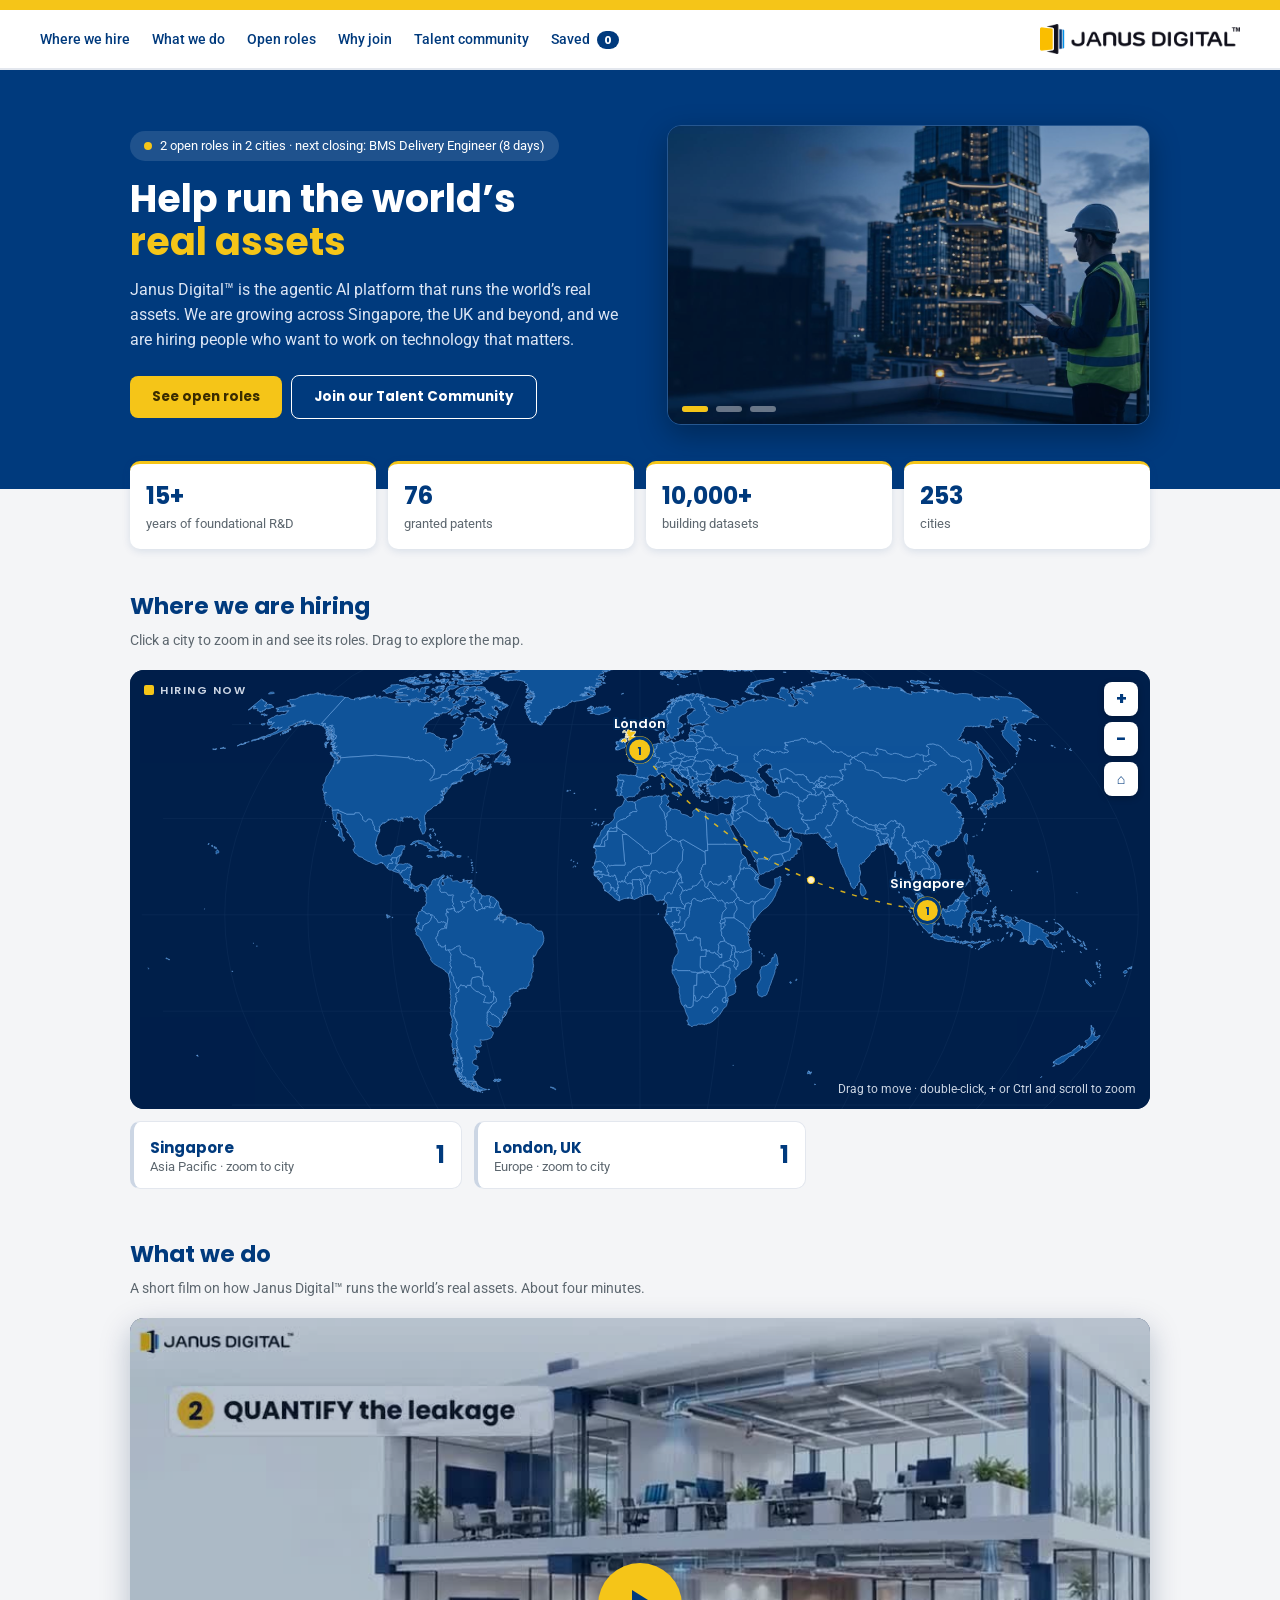
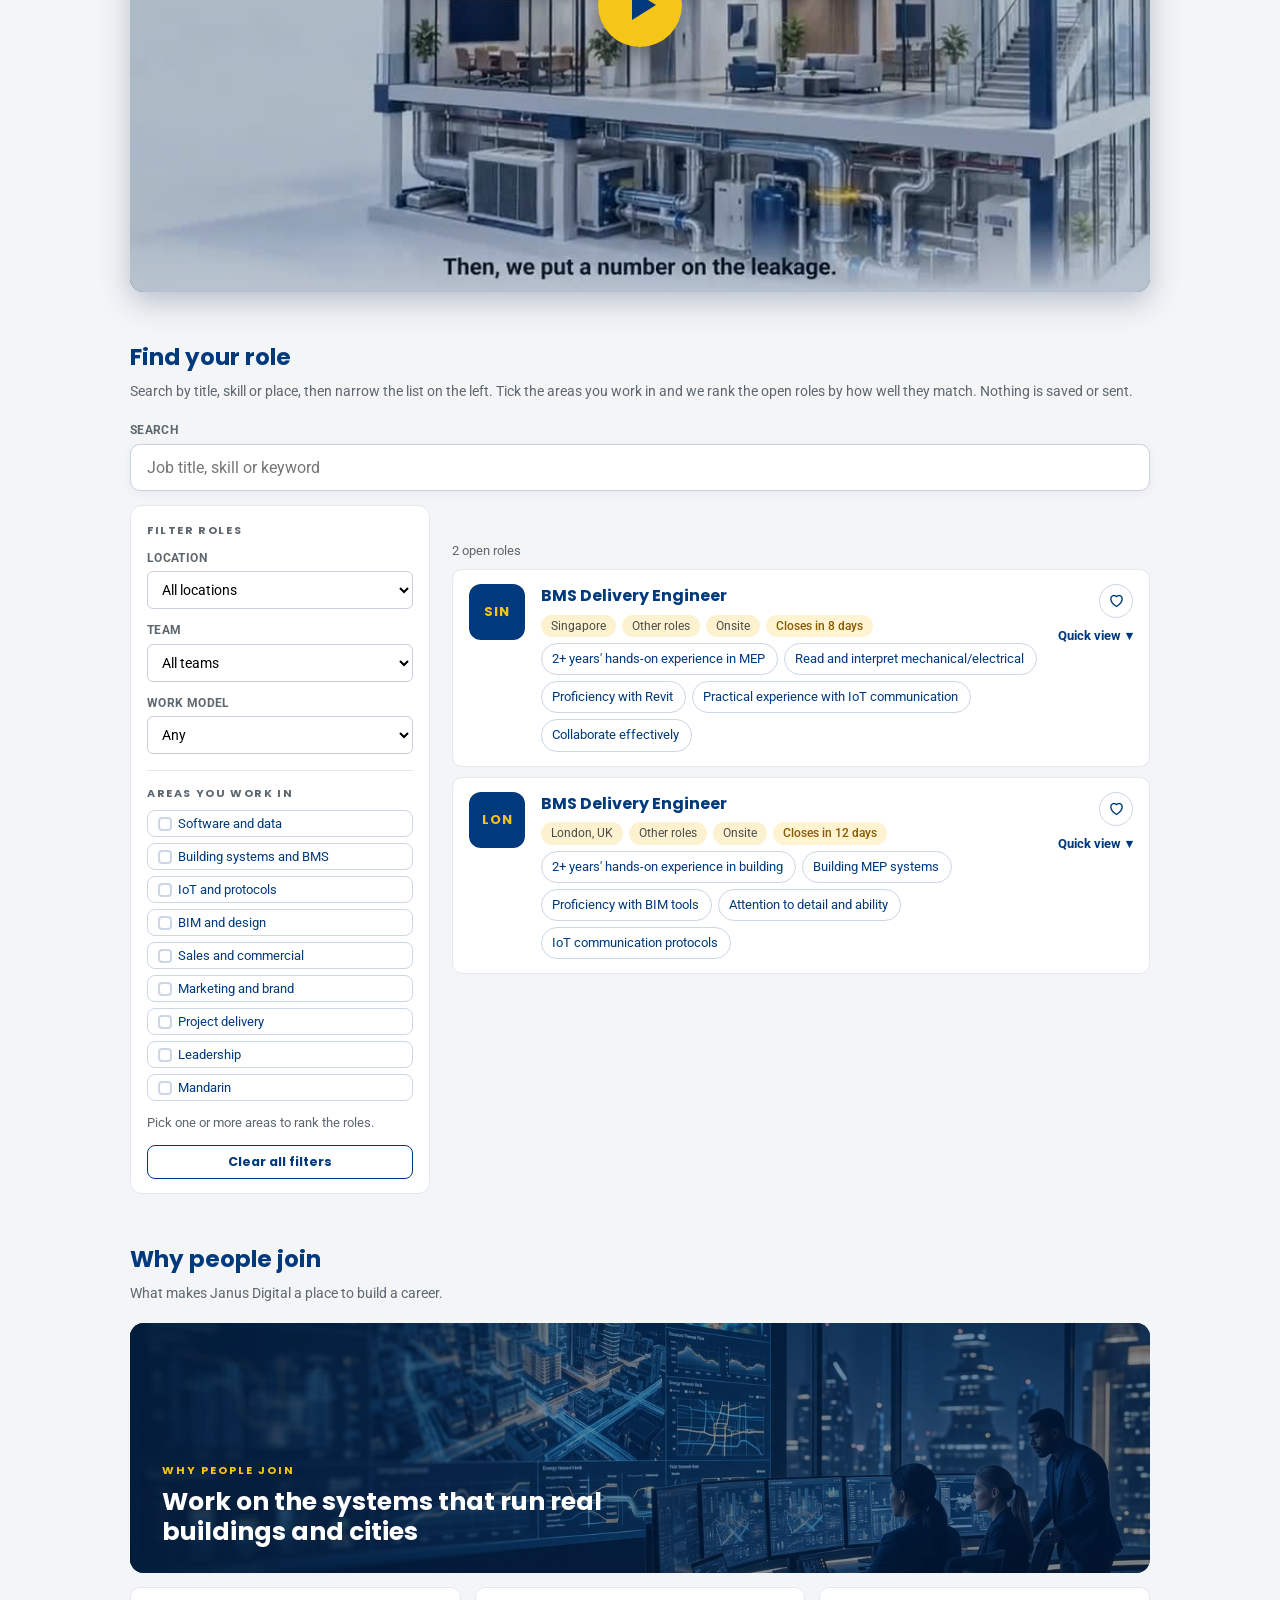
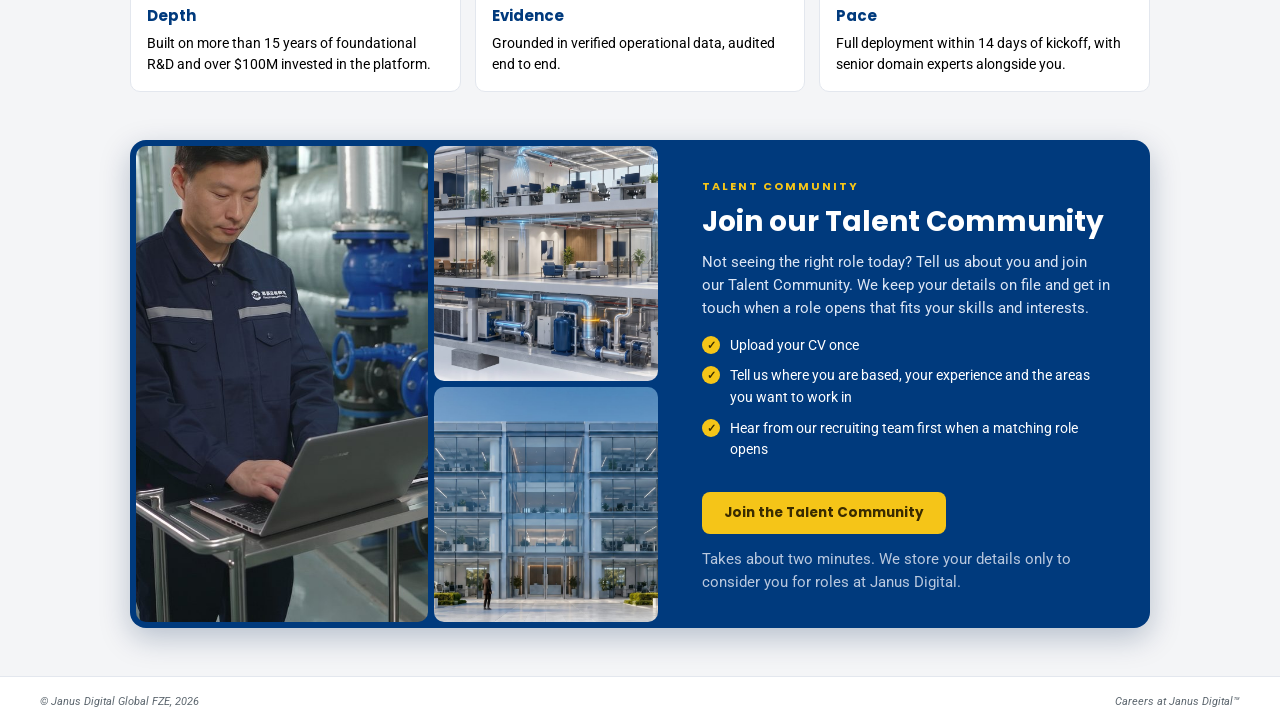
<file: index.html>
<!doctype html><html lang="en-GB"><head><meta charset="utf-8"><meta name="viewport" content="width=device-width,initial-scale=1"><title>Careers at Janus Digital | Open roles</title><meta name="description" content="Open roles at Janus Digital, the agentic AI platform that runs the world&#39;s real assets."><link rel="canonical" href="https://matthewdecastro.github.io/janus-careers/"><meta property="og:title" content="Careers at Janus Digital | Open roles"><meta property="og:description" content="Open roles at Janus Digital, the agentic AI platform that runs the world&#39;s real assets."><meta property="og:url" content="https://matthewdecastro.github.io/janus-careers/"><meta property="og:type" content="website"><meta property="og:image" content="https://matthewdecastro.github.io/janus-careers/assets/photos/p7.jpg"><meta name="twitter:card" content="summary_large_image"><link rel="icon" type="image/png" href="./assets/logo.png"><link rel="preconnect" href="https://fonts.googleapis.com"><link rel="preconnect" href="https://fonts.gstatic.com" crossorigin><link rel="stylesheet" href="https://fonts.googleapis.com/css2?family=Poppins:wght@500;600;700&family=Roboto:ital,wght@0,400;0,500;0,700;1,400&display=swap"><link rel="stylesheet" href="./assets/app.css?v=1794341120"><script type="application/ld+json">{"@context":"https://schema.org","@type":"Organization","name":"Janus Digital","url":"https://matthewdecastro.github.io/janus-careers","logo":"https://matthewdecastro.github.io/janus-careers/assets/logo.png"}</script></head><body><div id="app"><main class="wrap" style="padding-top:60px"><h1 class="sec-t">Careers at Janus Digital</h1><p class="sec-s">Help run the world&#39;s real assets. Open roles:</p><ul><li><a href="jobs/digitalization-delivery-engineer-2e79/">BMS Delivery Engineer</a> &middot; SINGAPORE</li><li><a href="jobs/bms-delivery-engineer-a1cc/">BMS Delivery Engineer</a> &middot; United Kingdom (London)</li></ul></main><noscript><p class="wrap">Please turn on JavaScript to browse and filter our open roles.</p></noscript></div><script>window.JD_BASE="./";window.JD_DEEP="";</script><script src="./assets/roles.js?v=1794341120"></script><script src="./assets/map.js"></script><script src="./assets/app.js?v=1794341120"></script></body></html>
</file>
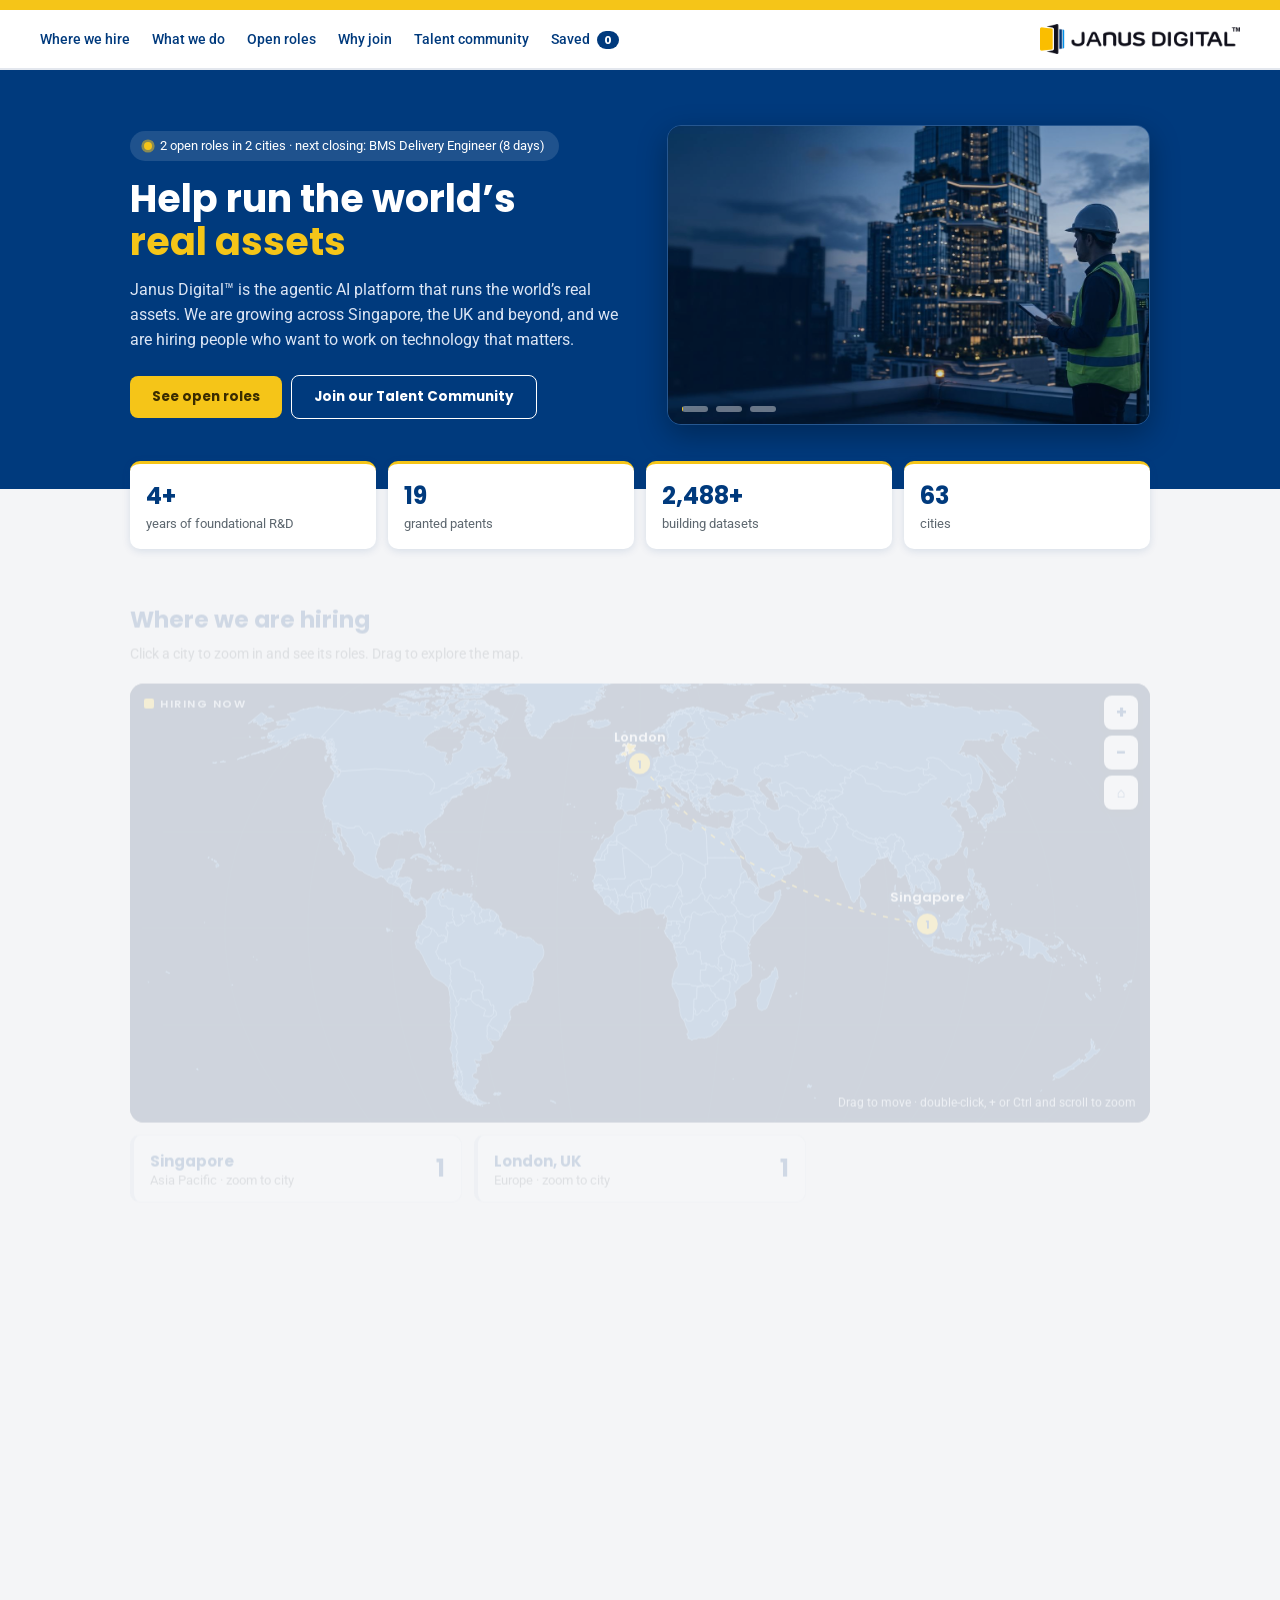
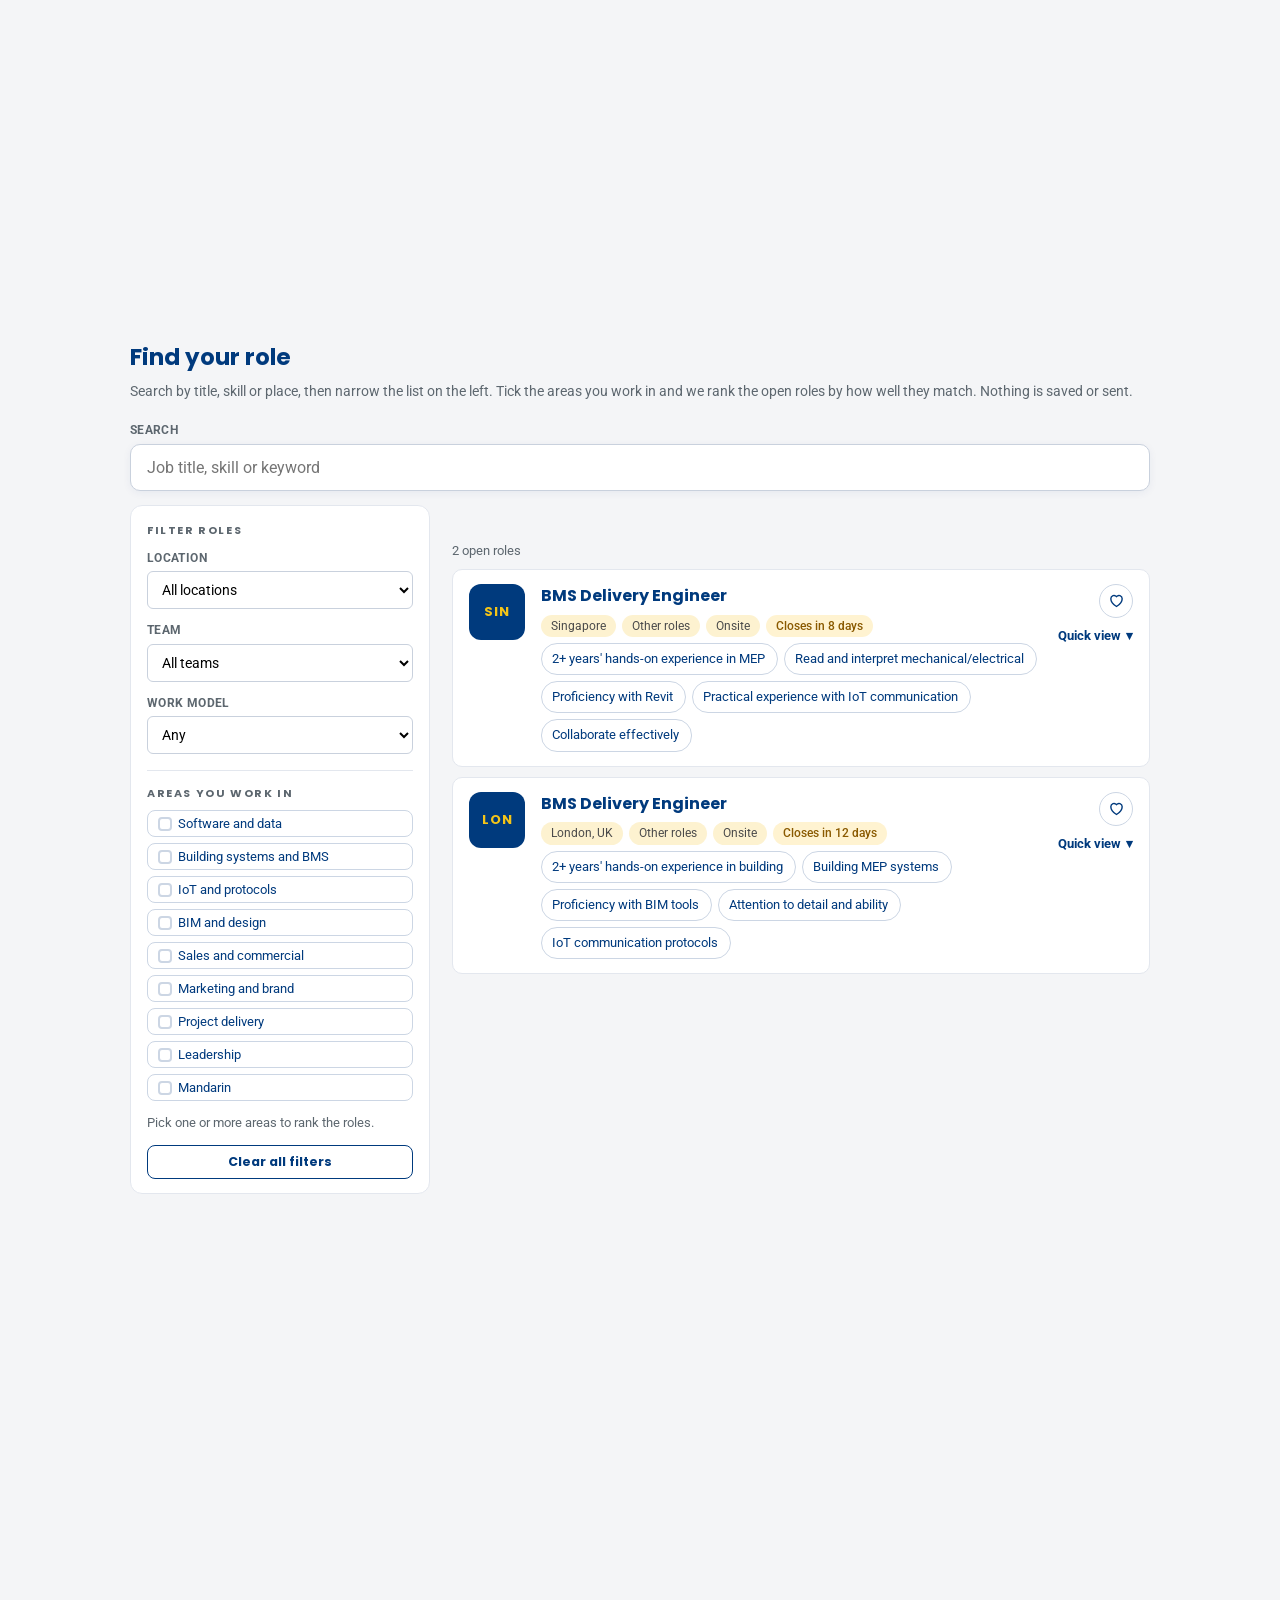
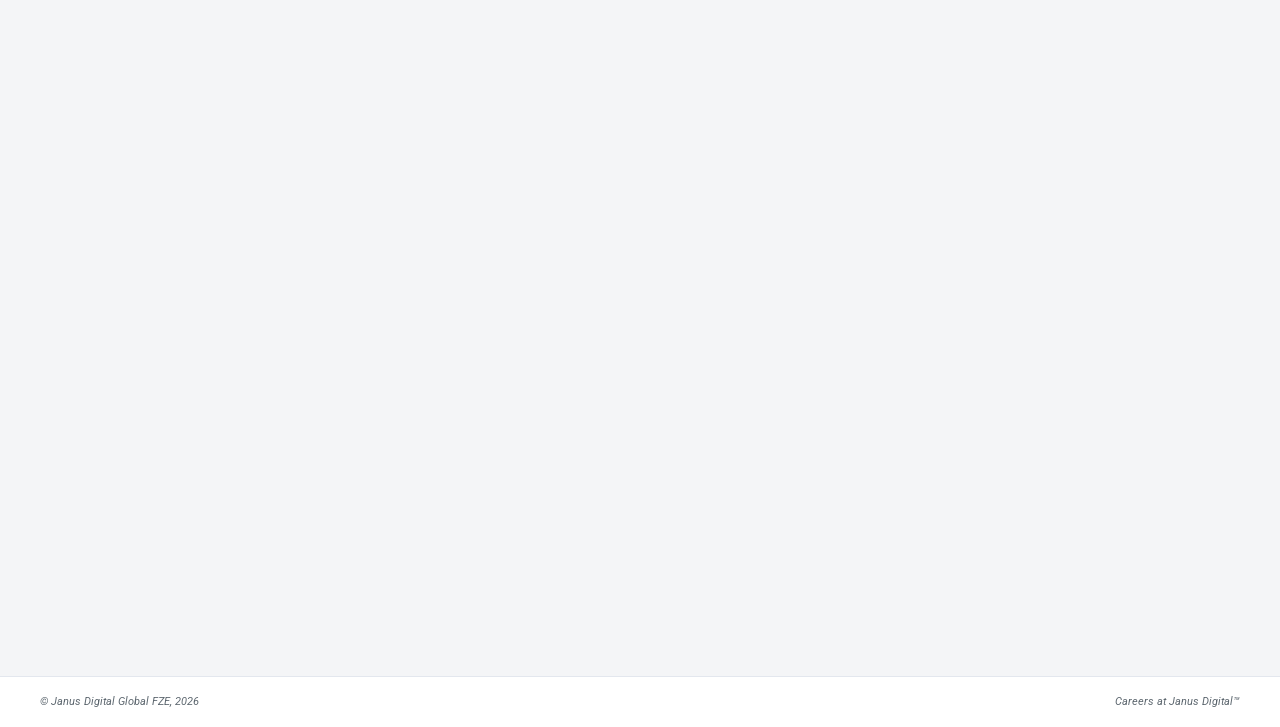
<file: jobs/index.html>
<!doctype html><html lang="en-GB"><head><meta charset="utf-8"><meta http-equiv="refresh" content="0; url=../"><link rel="canonical" href="https://matthewdecastro.github.io/janus-careers/"><title>Janus Digital Careers</title></head><body><a href="../">Open roles</a></body></html>
</file>
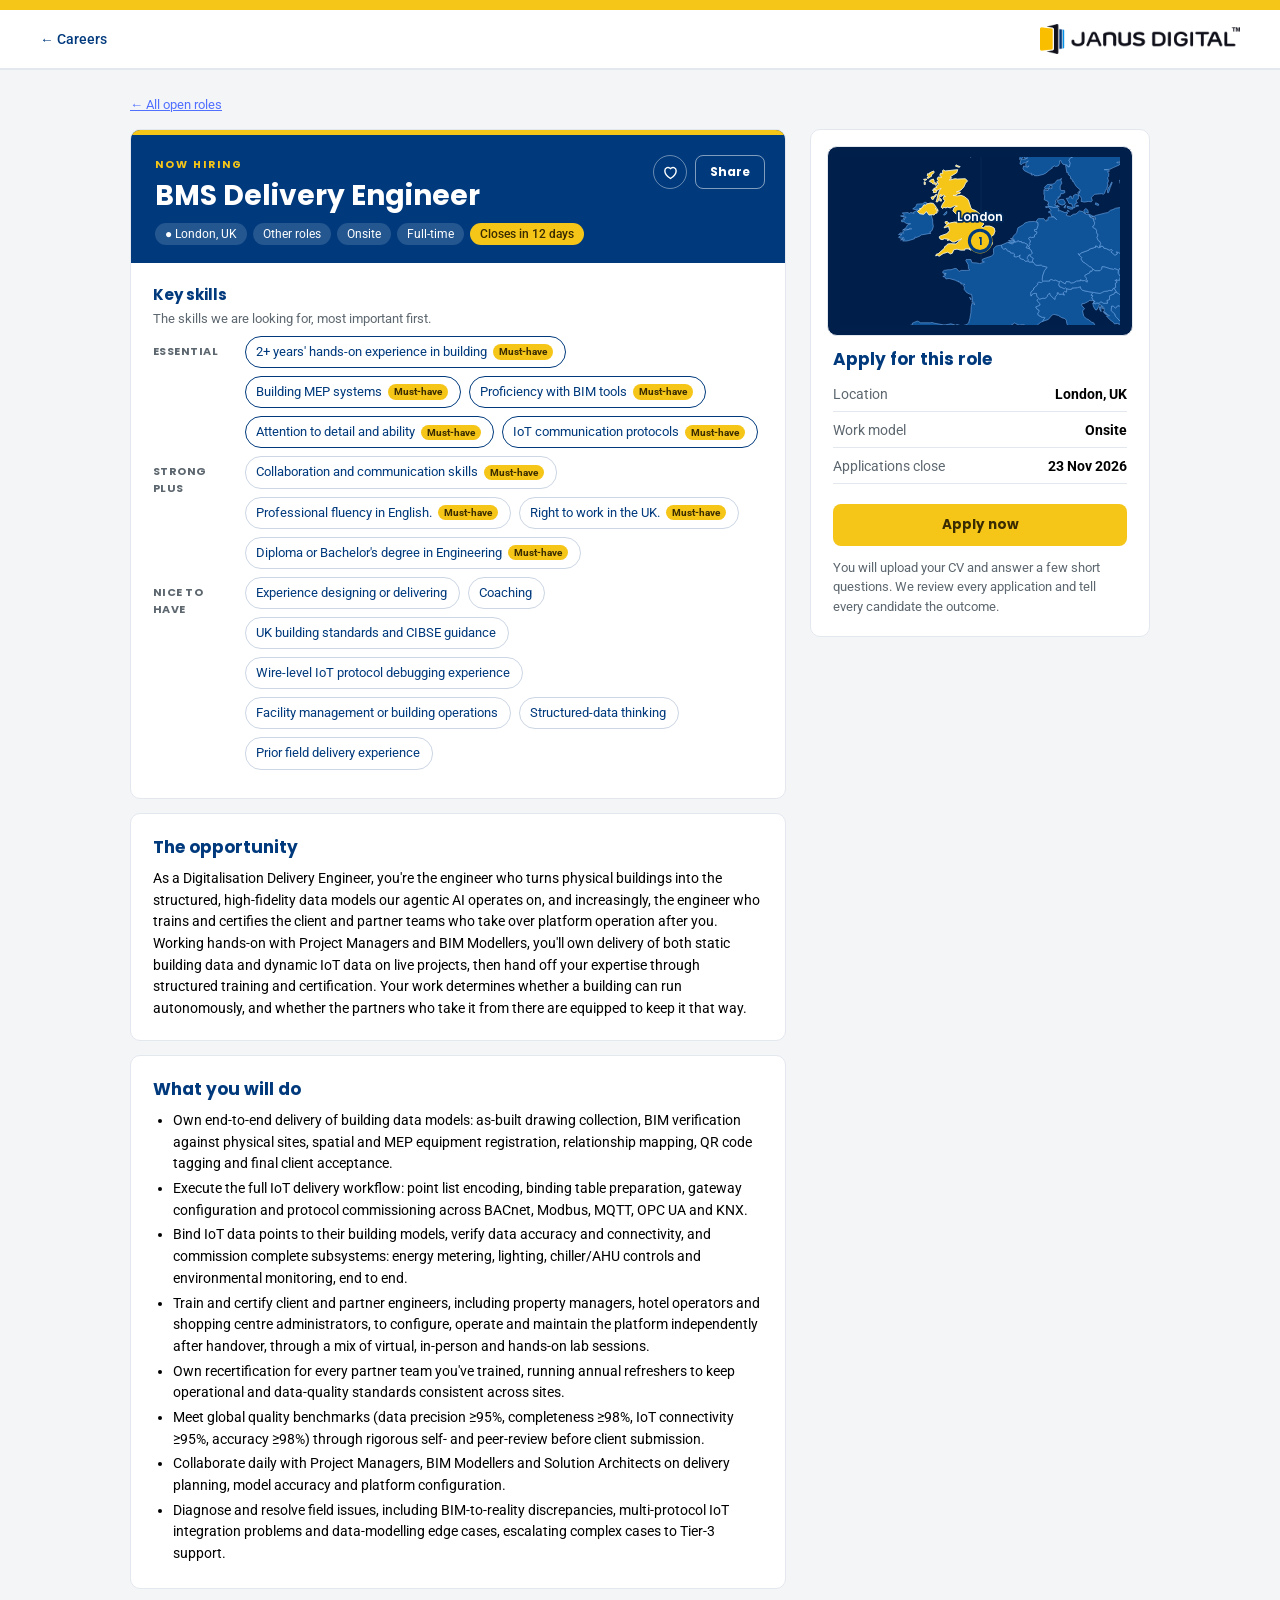
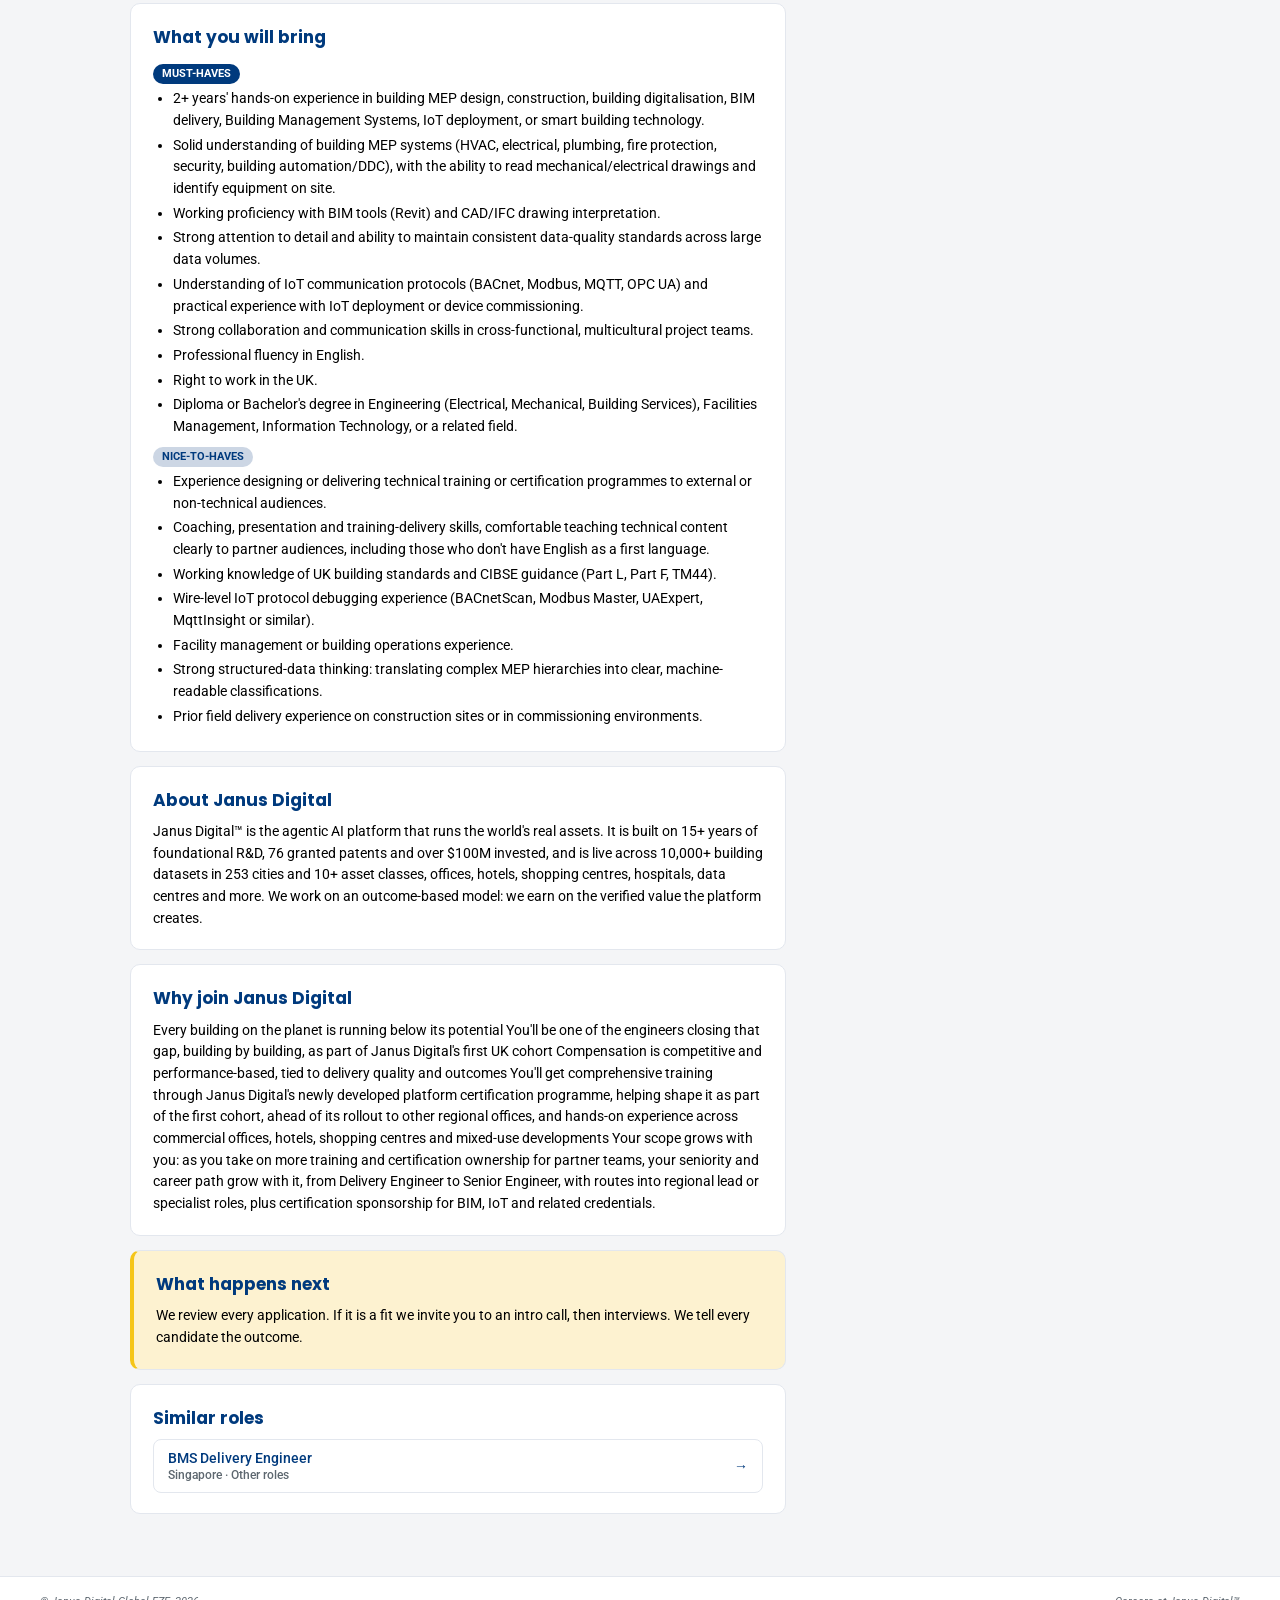
<file: jobs/bms-delivery-engineer-a1cc/index.html>
<!doctype html><html lang="en-GB"><head><meta charset="utf-8"><meta name="viewport" content="width=device-width,initial-scale=1"><title>BMS Delivery Engineer in London | Janus Digital Careers</title><meta name="description" content="As a Digitalisation Delivery Engineer, you&#39;re the engineer who turns physical buildings into the structured, high-fidelity data models our agentic AI opera"><link rel="canonical" href="https://matthewdecastro.github.io/janus-careers/jobs/bms-delivery-engineer-a1cc/"><meta property="og:title" content="BMS Delivery Engineer in London | Janus Digital Careers"><meta property="og:description" content="As a Digitalisation Delivery Engineer, you&#39;re the engineer who turns physical buildings into the structured, high-fidelity data models our agentic AI opera"><meta property="og:url" content="https://matthewdecastro.github.io/janus-careers/jobs/bms-delivery-engineer-a1cc/"><meta property="og:type" content="website"><meta property="og:image" content="https://matthewdecastro.github.io/janus-careers/assets/photos/p7.jpg"><meta name="twitter:card" content="summary_large_image"><link rel="icon" type="image/png" href="../../assets/logo.png"><link rel="preconnect" href="https://fonts.googleapis.com"><link rel="preconnect" href="https://fonts.gstatic.com" crossorigin><link rel="stylesheet" href="https://fonts.googleapis.com/css2?family=Poppins:wght@500;600;700&family=Roboto:ital,wght@0,400;0,500;0,700;1,400&display=swap"><link rel="stylesheet" href="../../assets/app.css?v=1794341120"><script type="application/ld+json">{"@context":"https://schema.org/","@type":"JobPosting","title":"BMS Delivery Engineer","description":"\u003cp>As a Digitalisation Delivery Engineer, you&#39;re the engineer who turns physical buildings into the structured, high-fidelity data models our agentic AI operates on, and increasingly, the engineer who trains and certifies the client and partner teams who take over platform operation after you. Working hands-on with Project Managers and BIM Modellers, you&#39;ll own delivery of both static building data and dynamic IoT data on live projects, then hand off your expertise through structured training and certification. Your work determines whether a building can run autonomously, and whether the partners who take it from there are equipped to keep it that way.\u003c/p>\u003ch3>About Janus Digital\u003c/h3>\u003cp>Janus Digital™ is the agentic AI platform that runs the world&#39;s real assets. It is built on 15+ years of foundational R&amp;D, 76 granted patents and over $100M invested, and is live across 10,000+ building datasets in 253 cities and 10+ asset classes, offices, hotels, shopping centres, hospitals, data centres and more. We work on an outcome-based model: we earn on the verified value the platform creates.\u003c/p>\u003ch3>What you will do\u003c/h3>\u003cul>\u003cli>Own end-to-end delivery of building data models: as-built drawing collection, BIM verification against physical sites, spatial and MEP equipment registration, relationship mapping, QR code tagging and final client acceptance.\u003c/li>\u003cli>Execute the full IoT delivery workflow: point list encoding, binding table preparation, gateway configuration and protocol commissioning across BACnet, Modbus, MQTT, OPC UA and KNX.\u003c/li>\u003cli>Bind IoT data points to their building models, verify data accuracy and connectivity, and commission complete subsystems: energy metering, lighting, chiller/AHU controls and environmental monitoring, end to end.\u003c/li>\u003cli>Train and certify client and partner engineers, including property managers, hotel operators and shopping centre administrators, to configure, operate and maintain the platform independently after handover, through a mix of virtual, in-person and hands-on lab sessions.\u003c/li>\u003cli>Own recertification for every partner team you&#39;ve trained, running annual refreshers to keep operational and data-quality standards consistent across sites.\u003c/li>\u003cli>Meet global quality benchmarks (data precision ≥95%, completeness ≥98%, IoT connectivity ≥95%, accuracy ≥98%) through rigorous self- and peer-review before client submission.\u003c/li>\u003cli>Collaborate daily with Project Managers, BIM Modellers and Solution Architects on delivery planning, model accuracy and platform configuration.\u003c/li>\u003cli>Diagnose and resolve field issues, including BIM-to-reality discrepancies, multi-protocol IoT integration problems and data-modelling edge cases, escalating complex cases to Tier-3 support.\u003c/li>\u003c/ul>\u003ch3>What you will bring\u003c/h3>\u003cul>\u003cli>2+ years&#39; hands-on experience in building MEP design, construction, building digitalisation, BIM delivery, Building Management Systems, IoT deployment, or smart building technology.\u003c/li>\u003cli>Solid understanding of building MEP systems (HVAC, electrical, plumbing, fire protection, security, building automation/DDC), with the ability to read mechanical/electrical drawings and identify equipment on site.\u003c/li>\u003cli>Working proficiency with BIM tools (Revit) and CAD/IFC drawing interpretation.\u003c/li>\u003cli>Strong attention to detail and ability to maintain consistent data-quality standards across large data volumes.\u003c/li>\u003cli>Understanding of IoT communication protocols (BACnet, Modbus, MQTT, OPC UA) and practical experience with IoT deployment or device commissioning.\u003c/li>\u003cli>Strong collaboration and communication skills in cross-functional, multicultural project teams.\u003c/li>\u003cli>Professional fluency in English.\u003c/li>\u003cli>Right to work in the UK.\u003c/li>\u003cli>Diploma or Bachelor&#39;s degree in Engineering (Electrical, Mechanical, Building Services), Facilities Management, Information Technology, or a related field.\u003c/li>\u003c/ul>\u003ch3>Nice to have\u003c/h3>\u003cul>\u003cli>Experience designing or delivering technical training or certification programmes to external or non-technical audiences.\u003c/li>\u003cli>Coaching, presentation and training-delivery skills, comfortable teaching technical content clearly to partner audiences, including those who don&#39;t have English as a first language.\u003c/li>\u003cli>Working knowledge of UK building standards and CIBSE guidance (Part L, Part F, TM44).\u003c/li>\u003cli>Wire-level IoT protocol debugging experience (BACnetScan, Modbus Master, UAExpert, MqttInsight or similar).\u003c/li>\u003cli>Facility management or building operations experience.\u003c/li>\u003cli>Strong structured-data thinking: translating complex MEP hierarchies into clear, machine-readable classifications.\u003c/li>\u003cli>Prior field delivery experience on construction sites or in commissioning environments.\u003c/li>\u003c/ul>\u003ch3>Why join Janus Digital\u003c/h3>\u003cp>Every building on the planet is running below its potential You&#39;ll be one of the engineers closing that gap, building by building, as part of Janus Digital&#39;s first UK cohort Compensation is competitive and performance-based, tied to delivery quality and outcomes You&#39;ll get comprehensive training through Janus Digital&#39;s newly developed platform certification programme, helping shape it as part of the first cohort, ahead of its rollout to other regional offices, and hands-on experience across commercial offices, hotels, shopping centres and mixed-use developments Your scope grows with you: as you take on more training and certification ownership for partner teams, your seniority and career path grow with it, from Delivery Engineer to Senior Engineer, with routes into regional lead or specialist roles, plus certification sponsorship for BIM, IoT and related credentials.\u003c/p>","identifier":{"@type":"PropertyValue","name":"Janus Digital","value":"proj_569da1cc"},"datePosted":"2026-10-26T06:20:21Z","validThrough":"2026-11-23T06:16:00Z","employmentType":"FULL_TIME","hiringOrganization":{"@type":"Organization","name":"Janus Digital","logo":"https://matthewdecastro.github.io/janus-careers/assets/logo.png"},"directApply":false,"jobLocation":{"@type":"Place","address":{"@type":"PostalAddress","addressLocality":"London","addressRegion":"England","addressCountry":"GB"}},"experienceRequirements":{"@type":"OccupationalExperienceRequirements","monthsOfExperience":24}}</script></head><body><div id="app"><main class="wrap" style="padding-top:60px"><article><p class="sec-s">Careers at Janus Digital</p><h1 class="sec-t">BMS Delivery Engineer</h1><p class="sec-s">United Kingdom (London) &middot; On-site &middot; Full-time &middot; Apply by 23 November 2026</p><p>As a Digitalisation Delivery Engineer, you&#39;re the engineer who turns physical buildings into the structured, high-fidelity data models our agentic AI operates on, and increasingly, the engineer who trains and certifies the client and partner teams who take over platform operation after you. Working hands-on with Project Managers and BIM Modellers, you&#39;ll own delivery of both static building data and dynamic IoT data on live projects, then hand off your expertise through structured training and certification. Your work determines whether a building can run autonomously, and whether the partners who take it from there are equipped to keep it that way.</p><h3>About Janus Digital</h3><p>Janus Digital™ is the agentic AI platform that runs the world&#39;s real assets. It is built on 15+ years of foundational R&amp;D, 76 granted patents and over $100M invested, and is live across 10,000+ building datasets in 253 cities and 10+ asset classes, offices, hotels, shopping centres, hospitals, data centres and more. We work on an outcome-based model: we earn on the verified value the platform creates.</p><h3>What you will do</h3><ul><li>Own end-to-end delivery of building data models: as-built drawing collection, BIM verification against physical sites, spatial and MEP equipment registration, relationship mapping, QR code tagging and final client acceptance.</li><li>Execute the full IoT delivery workflow: point list encoding, binding table preparation, gateway configuration and protocol commissioning across BACnet, Modbus, MQTT, OPC UA and KNX.</li><li>Bind IoT data points to their building models, verify data accuracy and connectivity, and commission complete subsystems: energy metering, lighting, chiller/AHU controls and environmental monitoring, end to end.</li><li>Train and certify client and partner engineers, including property managers, hotel operators and shopping centre administrators, to configure, operate and maintain the platform independently after handover, through a mix of virtual, in-person and hands-on lab sessions.</li><li>Own recertification for every partner team you&#39;ve trained, running annual refreshers to keep operational and data-quality standards consistent across sites.</li><li>Meet global quality benchmarks (data precision ≥95%, completeness ≥98%, IoT connectivity ≥95%, accuracy ≥98%) through rigorous self- and peer-review before client submission.</li><li>Collaborate daily with Project Managers, BIM Modellers and Solution Architects on delivery planning, model accuracy and platform configuration.</li><li>Diagnose and resolve field issues, including BIM-to-reality discrepancies, multi-protocol IoT integration problems and data-modelling edge cases, escalating complex cases to Tier-3 support.</li></ul><h3>What you will bring</h3><ul><li>2+ years&#39; hands-on experience in building MEP design, construction, building digitalisation, BIM delivery, Building Management Systems, IoT deployment, or smart building technology.</li><li>Solid understanding of building MEP systems (HVAC, electrical, plumbing, fire protection, security, building automation/DDC), with the ability to read mechanical/electrical drawings and identify equipment on site.</li><li>Working proficiency with BIM tools (Revit) and CAD/IFC drawing interpretation.</li><li>Strong attention to detail and ability to maintain consistent data-quality standards across large data volumes.</li><li>Understanding of IoT communication protocols (BACnet, Modbus, MQTT, OPC UA) and practical experience with IoT deployment or device commissioning.</li><li>Strong collaboration and communication skills in cross-functional, multicultural project teams.</li><li>Professional fluency in English.</li><li>Right to work in the UK.</li><li>Diploma or Bachelor&#39;s degree in Engineering (Electrical, Mechanical, Building Services), Facilities Management, Information Technology, or a related field.</li></ul><h3>Nice to have</h3><ul><li>Experience designing or delivering technical training or certification programmes to external or non-technical audiences.</li><li>Coaching, presentation and training-delivery skills, comfortable teaching technical content clearly to partner audiences, including those who don&#39;t have English as a first language.</li><li>Working knowledge of UK building standards and CIBSE guidance (Part L, Part F, TM44).</li><li>Wire-level IoT protocol debugging experience (BACnetScan, Modbus Master, UAExpert, MqttInsight or similar).</li><li>Facility management or building operations experience.</li><li>Strong structured-data thinking: translating complex MEP hierarchies into clear, machine-readable classifications.</li><li>Prior field delivery experience on construction sites or in commissioning environments.</li></ul><h3>Why join Janus Digital</h3><p>Every building on the planet is running below its potential You&#39;ll be one of the engineers closing that gap, building by building, as part of Janus Digital&#39;s first UK cohort Compensation is competitive and performance-based, tied to delivery quality and outcomes You&#39;ll get comprehensive training through Janus Digital&#39;s newly developed platform certification programme, helping shape it as part of the first cohort, ahead of its rollout to other regional offices, and hands-on experience across commercial offices, hotels, shopping centres and mixed-use developments Your scope grows with you: as you take on more training and certification ownership for partner teams, your seniority and career path grow with it, from Delivery Engineer to Senior Engineer, with routes into regional lead or specialist roles, plus certification sponsorship for BIM, IoT and related credentials.</p><p><a class="btn gold" href="https://script.google.com/a/macros/janusd.com/s/AKfycbwJ5QZSNfe3FbHvA3pb6O7DJsmVB_Kc6W7OyYvfikhmieJtj3s733StLQ_fFML0OgIY/exec?role=bms-delivery-engineer-a1cc&amp;src=site&amp;utm_source=site&amp;utm_medium=job_board&amp;utm_campaign=proj_569da1cc">Apply now</a></p><p><a href="../../">All open roles</a></p></article></main></div><script>window.JD_BASE="../../";window.JD_DEEP="bms-delivery-engineer-a1cc";</script><script src="../../assets/roles.js?v=1794341120"></script><script src="../../assets/map.js"></script><script src="../../assets/app.js?v=1794341120"></script><script>(function jbxBeaconClient_() {
  try {
    var deep = window.JD_DEEP || '', host = location.hostname;
    if (!deep || host === 'localhost' || host === '127.0.0.1') return;
    var m = /[?&]src=([a-z0-9_-]{1,30})/i.exec(location.search), src = m ? m[1].toLowerCase() : '', ss = null;
    try { ss = window.sessionStorage; } catch (e0) { ss = null; }
    if (src) { try { if (ss) ss.setItem('jd_src', src); } catch (e1) { src = src; } }
    else { try { src = (ss && ss.getItem('jd_src')) || ''; } catch (e2) { src = ''; } }
    src = src || 'site';
    var link = ((window.JD_DATA || {}).apply || {}).link || '', vid = '';
    try { vid = (ss && ss.getItem('jd_vid')) || ''; if (!vid && ss) { vid = Math.random().toString(36).slice(2, 12); ss.setItem('jd_vid', vid); } } catch (e3) { vid = ''; }
    var base = String(link).split('?')[0];
    if (/^https:\/\//.test(base)) {
      fetch(base + '?t=v&role=' + encodeURIComponent(deep) + '&src=' + encodeURIComponent(src) + (vid ? '&vid=' + encodeURIComponent(vid) : ''), { mode: 'no-cors', keepalive: true, credentials: 'omit' }).catch(function () { return 0; });
    }
    document.addEventListener('click', function (ev) {
      var a = ev.target && ev.target.closest ? ev.target.closest('a[href]') : null;
      if (!a || !base) return;
      var h = a.getAttribute('href') || '';
      if (h.indexOf(base) !== 0) return;
      h = /([?&])src=[^&#]*/.test(h) ? h.replace(/([?&])src=[^&#]*/, '$1src=' + src) : h + (h.indexOf('?') >= 0 ? '&' : '?') + 'src=' + src;
      h = h.replace(/([?&])utm_source=[^&#]*/, '$1utm_source=' + src);
      a.setAttribute('href', h);
    }, true);
  } catch (e) { return; }
})();</script></body></html>
</file>
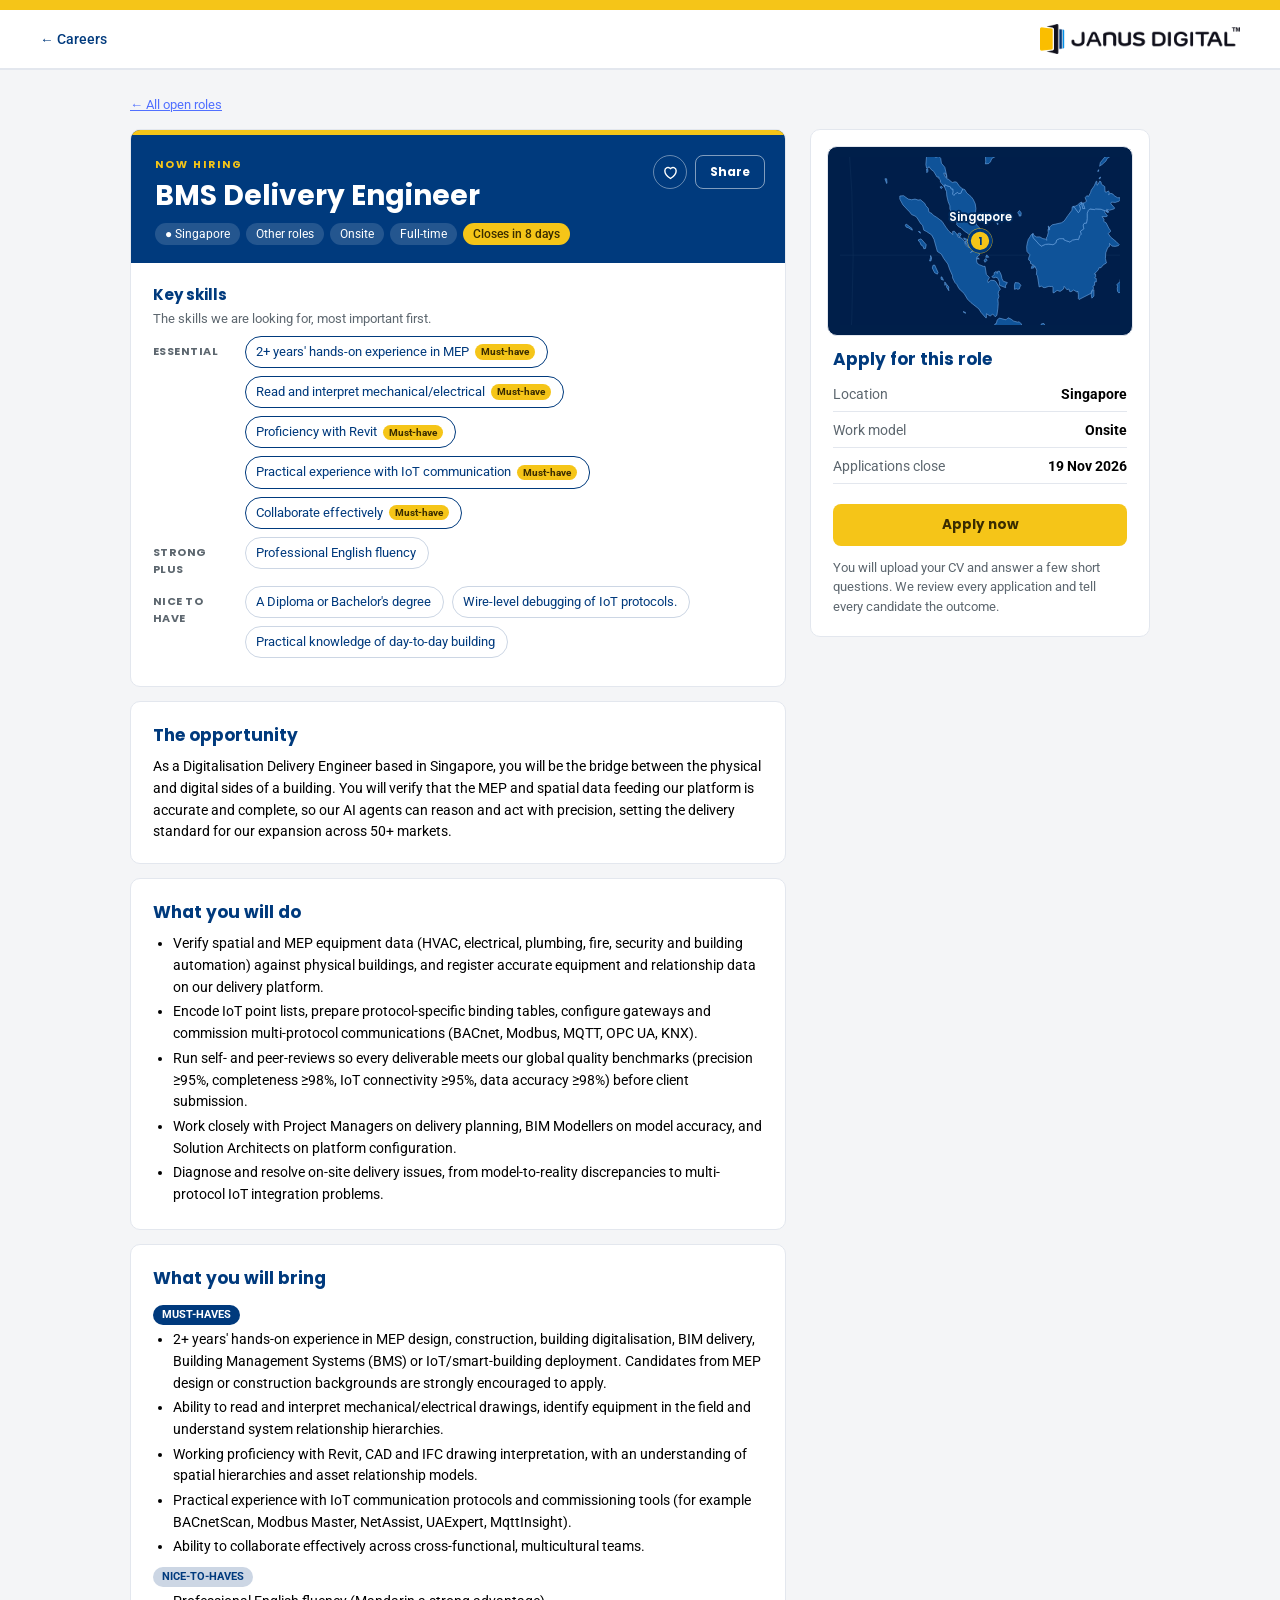
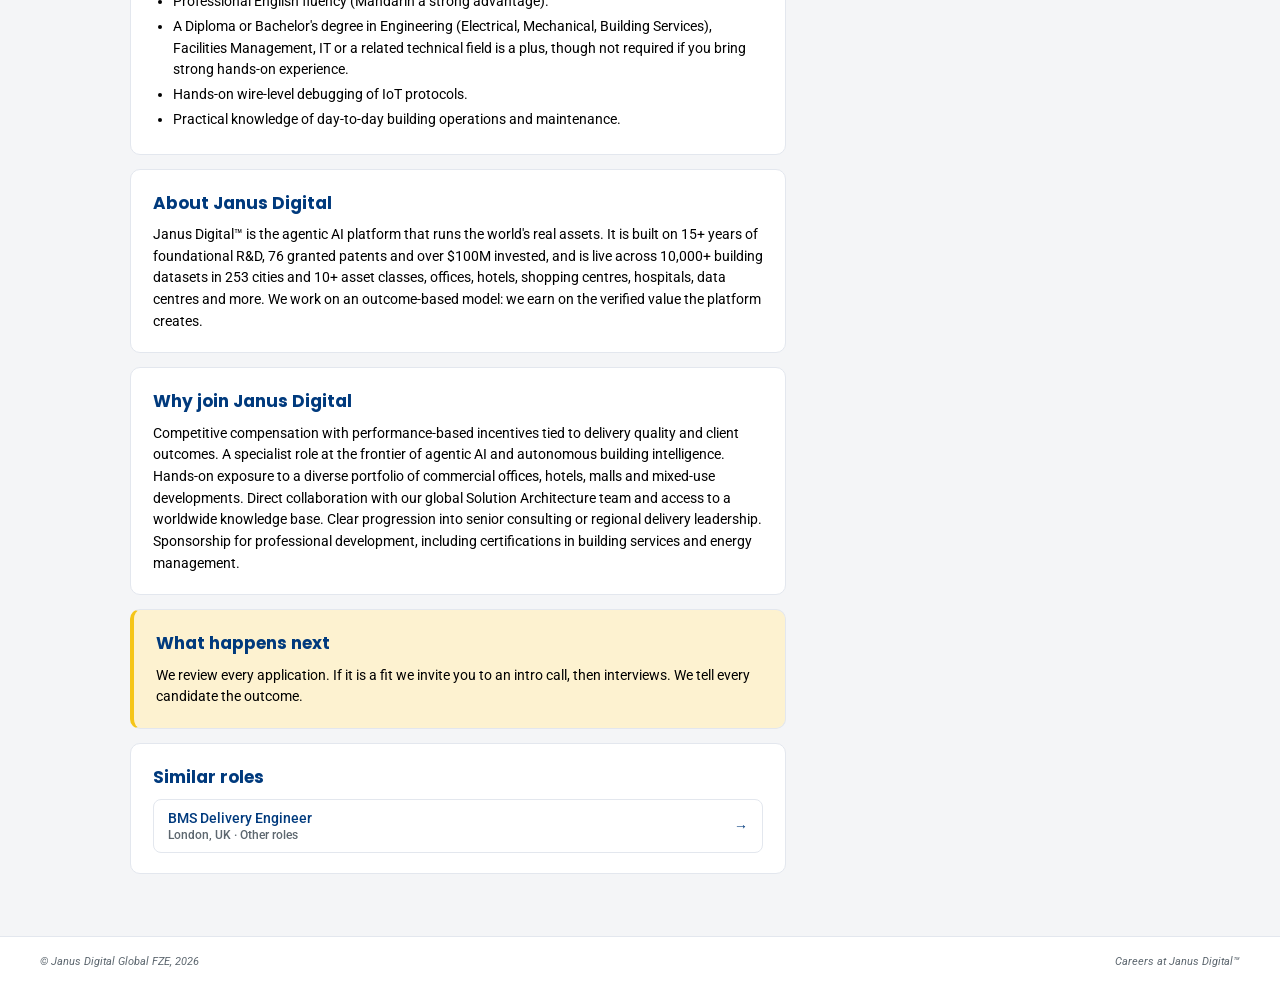
<file: jobs/digitalization-delivery-engineer-2e79/index.html>
<!doctype html><html lang="en-GB"><head><meta charset="utf-8"><meta name="viewport" content="width=device-width,initial-scale=1"><title>BMS Delivery Engineer in Singapore | Janus Digital Careers</title><meta name="description" content="As a Digitalisation Delivery Engineer based in Singapore, you will be the bridge between the physical and digital sides of a building. You will verify that"><link rel="canonical" href="https://matthewdecastro.github.io/janus-careers/jobs/digitalization-delivery-engineer-2e79/"><meta property="og:title" content="BMS Delivery Engineer in Singapore | Janus Digital Careers"><meta property="og:description" content="As a Digitalisation Delivery Engineer based in Singapore, you will be the bridge between the physical and digital sides of a building. You will verify that"><meta property="og:url" content="https://matthewdecastro.github.io/janus-careers/jobs/digitalization-delivery-engineer-2e79/"><meta property="og:type" content="website"><meta property="og:image" content="https://matthewdecastro.github.io/janus-careers/assets/photos/p7.jpg"><meta name="twitter:card" content="summary_large_image"><link rel="icon" type="image/png" href="../../assets/logo.png"><link rel="preconnect" href="https://fonts.googleapis.com"><link rel="preconnect" href="https://fonts.gstatic.com" crossorigin><link rel="stylesheet" href="https://fonts.googleapis.com/css2?family=Poppins:wght@500;600;700&family=Roboto:ital,wght@0,400;0,500;0,700;1,400&display=swap"><link rel="stylesheet" href="../../assets/app.css?v=1794341120"><script type="application/ld+json">{"@context":"https://schema.org/","@type":"JobPosting","title":"BMS Delivery Engineer","description":"\u003cp>As a Digitalisation Delivery Engineer based in Singapore, you will be the bridge between the physical and digital sides of a building. You will verify that the MEP and spatial data feeding our platform is accurate and complete, so our AI agents can reason and act with precision, setting the delivery standard for our expansion across 50+ markets.\u003c/p>\u003ch3>About Janus Digital\u003c/h3>\u003cp>Janus Digital™ is the agentic AI platform that runs the world&#39;s real assets. It is built on 15+ years of foundational R&amp;D, 76 granted patents and over $100M invested, and is live across 10,000+ building datasets in 253 cities and 10+ asset classes, offices, hotels, shopping centres, hospitals, data centres and more. We work on an outcome-based model: we earn on the verified value the platform creates.\u003c/p>\u003ch3>What you will do\u003c/h3>\u003cul>\u003cli>Verify spatial and MEP equipment data (HVAC, electrical, plumbing, fire, security and building automation) against physical buildings, and register accurate equipment and relationship data on our delivery platform.\u003c/li>\u003cli>Encode IoT point lists, prepare protocol-specific binding tables, configure gateways and commission multi-protocol communications (BACnet, Modbus, MQTT, OPC UA, KNX).\u003c/li>\u003cli>Run self- and peer-reviews so every deliverable meets our global quality benchmarks (precision ≥95%, completeness ≥98%, IoT connectivity ≥95%, data accuracy ≥98%) before client submission.\u003c/li>\u003cli>Work closely with Project Managers on delivery planning, BIM Modellers on model accuracy, and Solution Architects on platform configuration.\u003c/li>\u003cli>Diagnose and resolve on-site delivery issues, from model-to-reality discrepancies to multi-protocol IoT integration problems.\u003c/li>\u003c/ul>\u003ch3>What you will bring\u003c/h3>\u003cul>\u003cli>2+ years&#39; hands-on experience in MEP design, construction, building digitalisation, BIM delivery, Building Management Systems (BMS) or IoT/smart-building deployment. Candidates from MEP design or construction backgrounds are strongly encouraged to apply.\u003c/li>\u003cli>Ability to read and interpret mechanical/electrical drawings, identify equipment in the field and understand system relationship hierarchies.\u003c/li>\u003cli>Working proficiency with Revit, CAD and IFC drawing interpretation, with an understanding of spatial hierarchies and asset relationship models.\u003c/li>\u003cli>Practical experience with IoT communication protocols and commissioning tools (for example BACnetScan, Modbus Master, NetAssist, UAExpert, MqttInsight).\u003c/li>\u003cli>Ability to collaborate effectively across cross-functional, multicultural teams.\u003c/li>\u003c/ul>\u003ch3>Nice to have\u003c/h3>\u003cul>\u003cli>Professional English fluency (Mandarin a strong advantage).\u003c/li>\u003cli>A Diploma or Bachelor&#39;s degree in Engineering (Electrical, Mechanical, Building Services), Facilities Management, IT or a related technical field is a plus, though not required if you bring strong hands-on experience.\u003c/li>\u003cli>Hands-on wire-level debugging of IoT protocols.\u003c/li>\u003cli>Practical knowledge of day-to-day building operations and maintenance.\u003c/li>\u003c/ul>\u003ch3>Why join Janus Digital\u003c/h3>\u003cp>Competitive compensation with performance-based incentives tied to delivery quality and client outcomes. A specialist role at the frontier of agentic AI and autonomous building intelligence. Hands-on exposure to a diverse portfolio of commercial offices, hotels, malls and mixed-use developments. Direct collaboration with our global Solution Architecture team and access to a worldwide knowledge base. Clear progression into senior consulting or regional delivery leadership. Sponsorship for professional development, including certifications in building services and energy management.\u003c/p>","identifier":{"@type":"PropertyValue","name":"Janus Digital","value":"proj_f52a2e79"},"datePosted":"2026-10-28T10:40:53Z","validThrough":"2026-11-18T20:00:00Z","employmentType":"FULL_TIME","hiringOrganization":{"@type":"Organization","name":"Janus Digital","logo":"https://matthewdecastro.github.io/janus-careers/assets/logo.png"},"directApply":false,"jobLocation":{"@type":"Place","address":{"@type":"PostalAddress","addressLocality":"Singapore","addressRegion":"Singapore","addressCountry":"SG"}},"baseSalary":{"@type":"MonetaryAmount","currency":"SGD","value":{"@type":"QuantitativeValue","minValue":5500,"maxValue":7000,"unitText":"MONTH"}},"experienceRequirements":{"@type":"OccupationalExperienceRequirements","monthsOfExperience":36}}</script></head><body><div id="app"><main class="wrap" style="padding-top:60px"><article><p class="sec-s">Careers at Janus Digital</p><h1 class="sec-t">BMS Delivery Engineer</h1><p class="sec-s">SINGAPORE &middot; On-site &middot; Full-time &middot; SGD 5,500 to 7,000 per month &middot; Apply by 19 November 2026</p><p>As a Digitalisation Delivery Engineer based in Singapore, you will be the bridge between the physical and digital sides of a building. You will verify that the MEP and spatial data feeding our platform is accurate and complete, so our AI agents can reason and act with precision, setting the delivery standard for our expansion across 50+ markets.</p><h3>About Janus Digital</h3><p>Janus Digital™ is the agentic AI platform that runs the world&#39;s real assets. It is built on 15+ years of foundational R&amp;D, 76 granted patents and over $100M invested, and is live across 10,000+ building datasets in 253 cities and 10+ asset classes, offices, hotels, shopping centres, hospitals, data centres and more. We work on an outcome-based model: we earn on the verified value the platform creates.</p><h3>What you will do</h3><ul><li>Verify spatial and MEP equipment data (HVAC, electrical, plumbing, fire, security and building automation) against physical buildings, and register accurate equipment and relationship data on our delivery platform.</li><li>Encode IoT point lists, prepare protocol-specific binding tables, configure gateways and commission multi-protocol communications (BACnet, Modbus, MQTT, OPC UA, KNX).</li><li>Run self- and peer-reviews so every deliverable meets our global quality benchmarks (precision ≥95%, completeness ≥98%, IoT connectivity ≥95%, data accuracy ≥98%) before client submission.</li><li>Work closely with Project Managers on delivery planning, BIM Modellers on model accuracy, and Solution Architects on platform configuration.</li><li>Diagnose and resolve on-site delivery issues, from model-to-reality discrepancies to multi-protocol IoT integration problems.</li></ul><h3>What you will bring</h3><ul><li>2+ years&#39; hands-on experience in MEP design, construction, building digitalisation, BIM delivery, Building Management Systems (BMS) or IoT/smart-building deployment. Candidates from MEP design or construction backgrounds are strongly encouraged to apply.</li><li>Ability to read and interpret mechanical/electrical drawings, identify equipment in the field and understand system relationship hierarchies.</li><li>Working proficiency with Revit, CAD and IFC drawing interpretation, with an understanding of spatial hierarchies and asset relationship models.</li><li>Practical experience with IoT communication protocols and commissioning tools (for example BACnetScan, Modbus Master, NetAssist, UAExpert, MqttInsight).</li><li>Ability to collaborate effectively across cross-functional, multicultural teams.</li></ul><h3>Nice to have</h3><ul><li>Professional English fluency (Mandarin a strong advantage).</li><li>A Diploma or Bachelor&#39;s degree in Engineering (Electrical, Mechanical, Building Services), Facilities Management, IT or a related technical field is a plus, though not required if you bring strong hands-on experience.</li><li>Hands-on wire-level debugging of IoT protocols.</li><li>Practical knowledge of day-to-day building operations and maintenance.</li></ul><h3>Why join Janus Digital</h3><p>Competitive compensation with performance-based incentives tied to delivery quality and client outcomes. A specialist role at the frontier of agentic AI and autonomous building intelligence. Hands-on exposure to a diverse portfolio of commercial offices, hotels, malls and mixed-use developments. Direct collaboration with our global Solution Architecture team and access to a worldwide knowledge base. Clear progression into senior consulting or regional delivery leadership. Sponsorship for professional development, including certifications in building services and energy management.</p><p><a class="btn gold" href="https://script.google.com/a/macros/janusd.com/s/AKfycbwJ5QZSNfe3FbHvA3pb6O7DJsmVB_Kc6W7OyYvfikhmieJtj3s733StLQ_fFML0OgIY/exec?role=digitalization-delivery-engineer-2e79&amp;src=site&amp;utm_source=site&amp;utm_medium=job_board&amp;utm_campaign=proj_f52a2e79">Apply now</a></p><p><a href="../../">All open roles</a></p></article></main></div><script>window.JD_BASE="../../";window.JD_DEEP="digitalization-delivery-engineer-2e79";</script><script src="../../assets/roles.js?v=1794341120"></script><script src="../../assets/map.js"></script><script src="../../assets/app.js?v=1794341120"></script><script>(function jbxBeaconClient_() {
  try {
    var deep = window.JD_DEEP || '', host = location.hostname;
    if (!deep || host === 'localhost' || host === '127.0.0.1') return;
    var m = /[?&]src=([a-z0-9_-]{1,30})/i.exec(location.search), src = m ? m[1].toLowerCase() : '', ss = null;
    try { ss = window.sessionStorage; } catch (e0) { ss = null; }
    if (src) { try { if (ss) ss.setItem('jd_src', src); } catch (e1) { src = src; } }
    else { try { src = (ss && ss.getItem('jd_src')) || ''; } catch (e2) { src = ''; } }
    src = src || 'site';
    var link = ((window.JD_DATA || {}).apply || {}).link || '', vid = '';
    try { vid = (ss && ss.getItem('jd_vid')) || ''; if (!vid && ss) { vid = Math.random().toString(36).slice(2, 12); ss.setItem('jd_vid', vid); } } catch (e3) { vid = ''; }
    var base = String(link).split('?')[0];
    if (/^https:\/\//.test(base)) {
      fetch(base + '?t=v&role=' + encodeURIComponent(deep) + '&src=' + encodeURIComponent(src) + (vid ? '&vid=' + encodeURIComponent(vid) : ''), { mode: 'no-cors', keepalive: true, credentials: 'omit' }).catch(function () { return 0; });
    }
    document.addEventListener('click', function (ev) {
      var a = ev.target && ev.target.closest ? ev.target.closest('a[href]') : null;
      if (!a || !base) return;
      var h = a.getAttribute('href') || '';
      if (h.indexOf(base) !== 0) return;
      h = /([?&])src=[^&#]*/.test(h) ? h.replace(/([?&])src=[^&#]*/, '$1src=' + src) : h + (h.indexOf('?') >= 0 ? '&' : '?') + 'src=' + src;
      h = h.replace(/([?&])utm_source=[^&#]*/, '$1utm_source=' + src);
      a.setAttribute('href', h);
    }, true);
  } catch (e) { return; }
})();</script></body></html>
</file>
<file: assets/app.css>
:root{--gold:#F5C518;--navy:#003A7D;--navy2:#002A5C;--cream:#FDF2D0;--bg2:#CCD6E4;--ink:#000;--link:#5170FF;--grey:#5D676F;--line:#E3E7EE;--paper:#F4F5F7;--ok:#1C7C4A;--okbg:#E4F4EB;--warn:#8A5A00;--warnbg:#FFF3D1}
*{box-sizing:border-box}
html{scroll-behavior:smooth}
body{margin:0;background:var(--paper);font-family:'Roboto',Arial,sans-serif;color:var(--ink);font-size:14px;line-height:1.55}
h1,h2,h3,h4{font-family:'Poppins',Arial,sans-serif;margin:0;color:var(--navy)}
button{font-family:inherit;cursor:pointer}
.switch{position:sticky;top:0;z-index:60;background:#fff;border-bottom:1px solid var(--line);padding:8px 16px;display:flex;gap:10px;align-items:center;flex-wrap:wrap}
.switch b{font-family:'Poppins',Arial,sans-serif;color:var(--navy);font-size:13px;margin-right:6px}
.seg{display:inline-flex;border:1px solid var(--navy);border-radius:20px;overflow:hidden}
.seg button{border:0;background:transparent;color:var(--navy);padding:6px 14px;font:600 12.5px 'Poppins',Arial,sans-serif}
.seg button.on{background:var(--navy);color:#fff}
.sample{font-size:12px;color:var(--grey);font-style:italic}
.gold{background:var(--gold);height:14px}
.top{background:#fff;border-bottom:1px solid var(--line);padding:14px 40px;display:flex;justify-content:space-between;align-items:center;gap:12px}
.top .nav{display:flex;gap:22px;font-weight:500;font-size:13.5px}
.top .nav a{color:var(--navy);text-decoration:none;cursor:pointer}
.top .nav a:hover{text-decoration:underline}
.lock{display:flex;align-items:center;gap:10px}
.lock .w{font-family:'Poppins',Arial,sans-serif;font-weight:700;font-size:19px;color:var(--navy);letter-spacing:.5px}
.hero{background:linear-gradient(120deg,var(--navy2),var(--navy));color:#fff;overflow:hidden;position:relative}
.hero .in{max-width:1100px;margin:0 auto;padding:56px 40px 64px;display:grid;grid-template-columns:1.05fr 1fr;gap:30px;align-items:center}
.hero h1{color:#fff;font-size:38px;line-height:1.15}
.hero h1 em{font-style:normal;color:var(--gold)}
.hero p{font-size:16px;color:#DCE6F5;margin:14px 0 22px;max-width:520px}
.hero .art{height:300px;border-radius:14px;overflow:hidden;box-shadow:0 10px 30px rgba(0,0,0,.3);border:1px solid rgba(255,255,255,.15)}
.art{position:relative}.art svg,.art img{display:block;width:100%;height:100%}.art img{object-fit:cover}
.art .ov{position:absolute;left:0;top:0;right:0;bottom:0;background:rgba(0,42,92,.22);pointer-events:none}
.art .ov.soft{background:rgba(0,42,92,.34)}
.team .art img,.role .art img,.hero .art img{transition:transform .5s ease}
.team:hover .art img,.role:hover .art img{transform:scale(1.05)}
.banner .bt{position:absolute;left:22px;bottom:16px;z-index:2;color:#fff;text-shadow:0 1px 6px rgba(0,30,70,.7)}
.banner .bt b{display:block;font:700 10.5px 'Poppins',Arial,sans-serif;letter-spacing:2px;color:var(--gold);margin-bottom:3px}
.banner .bt span{font:600 13px 'Roboto',Arial,sans-serif;letter-spacing:.8px;text-transform:uppercase}
.banner .rule{position:absolute;left:0;top:0;right:0;height:5px;background:var(--gold);z-index:2}
.joinband{position:relative;height:250px;border-radius:14px;overflow:hidden;margin-bottom:14px;background:#002A5C}
.joinband img{width:100%;height:100%;object-fit:cover;object-position:50% 40%;display:block}
.joinband .ov{position:absolute;left:0;top:0;right:0;bottom:0;background:rgba(0,36,80,.5)}
.joinband .jt{position:absolute;left:32px;bottom:26px;max-width:460px;color:#fff;z-index:2}
.joinband .jt b{display:block;font:700 11px 'Poppins',Arial,sans-serif;letter-spacing:2px;color:var(--gold);margin-bottom:8px}
.joinband .jt h3{font-size:25px;line-height:1.2;color:#fff;margin:0}
.lib{display:grid;grid-template-columns:repeat(5,1fr);gap:8px;margin-top:12px}
.lib button{border:2px solid transparent;border-radius:8px;padding:0;overflow:hidden;height:54px;background:#002A5C;cursor:pointer;position:relative}
.lib button.on{border-color:var(--gold);box-shadow:0 0 0 2px var(--navy)}
.lib button img{width:100%;height:100%;object-fit:cover;display:block}
.lib button:hover{border-color:var(--navy)}
.upl{border:2px dashed var(--navy);border-radius:10px;padding:22px;text-align:center;color:var(--navy);font-size:13px;background:#F4F7FB}

.btn{display:inline-block;border:0;border-radius:8px;padding:11px 22px;font:700 13.5px 'Poppins',Arial,sans-serif;text-decoration:none;transition:transform .12s,box-shadow .12s}
.btn:hover{transform:translateY(-1px);box-shadow:0 4px 12px rgba(0,0,0,.18)}
.btn.gold{background:var(--gold);color:#3a2c00;height:auto}
.btn.navy{background:var(--navy);color:#fff}
.btn.ghost{background:transparent;border:1px solid var(--navy);color:var(--navy)}
.btn[disabled]{opacity:.5;cursor:not-allowed}
.live{display:inline-flex;gap:8px;align-items:center;background:rgba(255,255,255,.12);border-radius:20px;padding:5px 14px;font-size:12.5px;margin-bottom:16px;color:#fff}
.live i{width:8px;height:8px;border-radius:50%;background:var(--gold);box-shadow:0 0 0 0 rgba(245,197,24,.7);animation:ping 1.8s infinite}
@keyframes ping{70%{box-shadow:0 0 0 9px rgba(245,197,24,0)}100%{box-shadow:0 0 0 0 rgba(245,197,24,0)}}
.stats{display:grid;grid-template-columns:repeat(4,1fr);gap:12px;max-width:1100px;margin:-28px auto 0;padding:0 40px;position:relative}
.stat{background:#fff;border-radius:10px;padding:14px 16px;box-shadow:0 2px 8px rgba(0,58,125,.12);border-top:3px solid var(--gold)}
.stat b{display:block;font:700 24px 'Poppins',Arial,sans-serif;color:var(--navy)}
.stat span{font-size:12.5px;color:var(--grey)}
.wrap{max-width:1100px;margin:0 auto;padding:40px 40px 8px}
.sec-t{font-size:23px;margin-bottom:6px}
.sec-s{color:var(--grey);margin:0 0 18px}
.rv{opacity:0;transform:translateY(16px);transition:opacity .5s,transform .5s}
.rv.in{opacity:1;transform:none}
.mapbox{display:grid;grid-template-columns:1.8fr 1fr;gap:18px;align-items:stretch}
.mapcard{position:relative;background:#fff;border:1px solid var(--line);border-radius:12px;padding:10px 10px 4px}
.map{width:100%;height:auto;display:block}
.pin{cursor:pointer;outline:none}
.pin .core{fill:var(--navy);stroke:var(--gold);stroke-width:3;transition:r .15s,fill .15s}
.pin .ring{fill:none;stroke:var(--gold);stroke-width:2;opacity:.8;animation:ring 2.4s infinite;transform-box:fill-box;transform-origin:center}
@keyframes ring{0%{transform:scale(.6);opacity:.9}100%{transform:scale(2.6);opacity:0}}
.pin text{font:600 15px 'Poppins',Arial,sans-serif;fill:var(--navy);paint-order:stroke;stroke:#fff;stroke-width:4px;stroke-linejoin:round}
.pin:hover .core,.pin:focus .core,.pin.hl .core{r:11;fill:var(--gold);stroke:var(--navy)}
.pin.on .core{r:11;fill:var(--gold);stroke:var(--navy)}
.pin.dim{opacity:.35}
.arc{fill:none;stroke:var(--gold);stroke-width:2;stroke-dasharray:6 7;animation:flow 1.6s linear infinite}
@keyframes flow{to{stroke-dashoffset:-26}}
.tip{position:absolute;z-index:5;pointer-events:none;background:var(--navy);color:#fff;border-radius:8px;padding:8px 12px;font-size:12.5px;max-width:230px;opacity:0;transform:translateY(4px);transition:opacity .12s,transform .12s;box-shadow:0 6px 18px rgba(0,0,0,.25)}
.tip.show{opacity:1;transform:none}
.tip b{display:block;font-family:'Poppins',Arial,sans-serif;font-size:13px;color:var(--gold)}
.locs{display:flex;flex-direction:column;gap:10px}
.loc{display:flex;justify-content:space-between;align-items:center;gap:10px;text-align:left;background:#fff;border:1px solid var(--line);border-left:4px solid var(--bg2);border-radius:10px;padding:14px 16px;transition:border-color .15s,transform .15s,box-shadow .15s}
.loc:hover,.loc.hl{border-left-color:var(--gold);transform:translateX(3px);box-shadow:0 3px 10px rgba(0,58,125,.1)}
.loc.on{border-color:var(--navy);border-left-color:var(--gold);background:var(--cream)}
.loc h3{font-size:15px}
.loc small{color:var(--grey);font-size:12.5px}
.loc .n{font:700 22px 'Poppins',Arial,sans-serif;color:var(--navy)}
.teams{display:grid;grid-template-columns:repeat(3,1fr);gap:14px}
.team{background:#fff;border:1px solid var(--line);border-radius:12px;overflow:hidden;text-align:left;padding:0;transition:transform .15s,box-shadow .15s}
.team:hover{transform:translateY(-3px);box-shadow:0 8px 20px rgba(0,58,125,.15)}
.team.on{outline:3px solid var(--gold)}
.team .art{height:150px}
.team div.t{padding:12px 16px 14px}
.team h3{font-size:15px;margin-bottom:2px}
.team p{margin:0;font-size:13px;color:var(--grey)}
.three{display:grid;grid-template-columns:repeat(3,1fr);gap:14px}
.tile{background:#fff;border:1px solid var(--line);border-radius:10px;padding:16px}
.tile h3{font-size:15px;margin-bottom:6px}
.tile p{margin:0;font-size:13.5px}
.steps{display:grid;grid-template-columns:repeat(4,1fr);background:#fff;border:1px solid var(--line);border-radius:10px;overflow:hidden}
.step{padding:14px 16px;border-right:1px solid var(--line)}
.step:last-child{border-right:0}
.step i{font:700 12px 'Poppins',Arial,sans-serif;font-style:normal;background:var(--gold);color:#3a2c00;border-radius:12px;padding:1px 9px}
.step h4{font-size:14px;margin:8px 0 2px}
.step p{margin:0;font-size:12.5px;color:var(--grey)}
.filters{display:grid;grid-template-columns:2fr 1fr 1fr 1fr;gap:10px;background:#fff;border:1px solid var(--line);border-radius:10px;padding:12px;margin-bottom:10px}
input[type=text],input[type=email],input[type=tel],select,textarea{width:100%;padding:9px 10px;border:1px solid #C9D1DD;border-radius:6px;font:14px 'Roboto',Arial,sans-serif;background:#fff;color:var(--ink)}
input:focus,select:focus,textarea:focus,button:focus-visible{outline:2px solid var(--link);outline-offset:1px}
label.l{display:block;font-size:12px;font-weight:700;color:var(--grey);margin:0 0 4px;text-transform:uppercase;letter-spacing:.03em}
.active{display:flex;gap:8px;flex-wrap:wrap;align-items:center;min-height:30px;margin-bottom:6px}
.fchip{background:var(--navy);color:#fff;border:0;border-radius:14px;padding:3px 6px 3px 12px;font-size:12.5px;display:inline-flex;gap:6px;align-items:center}
.fchip b{background:rgba(255,255,255,.2);border-radius:50%;width:18px;height:18px;display:inline-flex;align-items:center;justify-content:center;font-size:12px}
.count{font-size:13px;color:var(--grey)}
.role{display:grid;grid-template-columns:132px 1fr auto;align-items:center;gap:16px;background:#fff;border:1px solid var(--line);border-radius:10px;padding:10px 16px 10px 10px;margin-bottom:10px;cursor:pointer;transition:transform .15s,box-shadow .15s,border-color .15s;animation:pop .3s both}
@keyframes pop{from{opacity:0;transform:translateY(8px)}to{opacity:1;transform:none}}
.role:hover{border-color:var(--navy);transform:translateX(3px);box-shadow:0 4px 14px rgba(0,58,125,.12)}
.role .art{width:132px;height:88px;border-radius:8px;overflow:hidden}
.role h3{font-size:16px}
.chips{display:flex;gap:6px;flex-wrap:wrap;margin-top:6px}
.chip{font-size:12px;background:var(--cream);border-radius:12px;padding:2px 10px;color:#4a4a4a}
.chip.b{background:var(--bg2);color:var(--navy)}
.chip.sk{background:#fff;border:1px solid var(--bg2);color:var(--navy)}
.chip.soon{background:var(--warnbg);color:var(--warn);font-weight:500}
.arrow{color:var(--navy);font-weight:700;white-space:nowrap}
.alert{background:var(--cream);border-left:4px solid var(--gold);border-radius:6px;padding:14px 18px;display:flex;justify-content:space-between;align-items:center;gap:14px;margin-top:14px;flex-wrap:wrap}
.alertbox{display:flex;gap:8px;flex-wrap:wrap}
.alertbox input{width:230px}
.crumb{font-size:13px;margin-bottom:14px}
.crumb a{color:var(--link);cursor:pointer}
.detail{display:grid;grid-template-columns:1fr 340px;gap:24px;align-items:start}
.card{background:#fff;border:1px solid var(--line);border-radius:10px;padding:20px 22px;margin-bottom:14px}
.card.flush{padding:0;overflow:hidden}
.card h2{font-size:17px;margin-bottom:8px}
.card ul{margin:0;padding-left:20px}
.card li{margin-bottom:3px}
.banner{height:250px;position:relative;background:#002A5C}
.titlebox{padding:18px 22px 20px}
.tag{display:inline-block;font-size:10.5px;font-weight:700;padding:2px 9px;border-radius:10px;margin:6px 0 4px}
.tag.m{background:var(--navy);color:#fff}
.tag.n{background:var(--bg2);color:var(--navy)}
.skidx{margin-top:16px;border-top:1px solid var(--line);padding-top:14px}
.skidx h2{font-size:15px;margin:0 0 2px}
.skrow{display:flex;gap:8px;align-items:flex-start;margin:8px 0}.skrow .chs{display:flex;gap:8px;flex-wrap:wrap;flex:1}
.skrow .lab{width:84px;padding-top:7px;flex:none;font:700 11px 'Poppins',Arial,sans-serif;text-transform:uppercase;letter-spacing:.04em;color:var(--grey)}
.sk{border:1px solid var(--bg2);background:#fff;color:var(--navy);border-radius:16px;padding:5px 12px 5px 10px;font-size:13px;display:inline-flex;gap:6px;align-items:center;transition:background .12s,transform .12s}
.sk:hover{transform:translateY(-1px);background:var(--paper)}
.sk .box{width:14px;height:14px;border-radius:4px;border:2px solid var(--bg2);display:inline-flex;align-items:center;justify-content:center;font-size:10px;line-height:1;color:transparent}
.sk.p{border-color:var(--navy)}
.sk.on{background:var(--navy);color:#fff;border-color:var(--navy)}
.sk.on:hover{background:var(--navy2)}.sk.on .box{background:var(--gold);border-color:var(--gold);color:#3a2c00}
.sk em{font-style:normal;font-size:10px;font-weight:700;background:var(--gold);color:#3a2c00;border-radius:8px;padding:0 6px}
.meter{margin-top:12px;background:#F7F9FC;border:1px solid var(--line);border-radius:8px;padding:10px 14px}
.meter .bar{height:8px;border-radius:4px;background:#E3E7EE;overflow:hidden;margin:6px 0}
.meter .bar i{display:block;height:100%;background:var(--gold);width:0;transition:width .35s,background .35s}
.meter.hi .bar i{background:var(--ok)}
.meter small{color:var(--grey)}
.side{position:sticky;top:58px}
.minimap{margin:-4px -6px 8px}
.facts{display:grid;gap:8px;margin:12px 0 14px;font-size:13.5px}
.facts div{display:flex;justify-content:space-between;gap:8px;border-bottom:1px solid var(--line);padding-bottom:6px}
.facts span{color:var(--grey)}
.form .f{margin-bottom:12px}
.form .two{display:grid;grid-template-columns:1fr 1fr;gap:10px}
.drop{border:2px dashed #AAB6C8;border-radius:8px;padding:14px;text-align:center;background:#FAFBFD;cursor:pointer;font-size:13px}
.drop.has{border-style:solid;border-color:var(--ok);background:var(--okbg);color:var(--ok);font-weight:500}
.err{color:#B3261E;font-size:12.5px;margin-top:4px}
.soft{font-size:12.5px;color:var(--grey)}
.ok{background:var(--okbg);border-radius:10px;padding:22px;text-align:center}
.ok h2{color:var(--ok)}
.foot{background:#fff;border-top:1px solid var(--line);padding:16px 40px;font-size:11px;color:var(--grey);font-style:italic;display:flex;justify-content:space-between;gap:10px;flex-wrap:wrap;margin-top:40px}
.tw{animation:tw 3s ease-in-out infinite}
@keyframes tw{50%{opacity:.35}}
/* hub */
.hub{background:#EEF1F6;min-height:80vh}
.hub .bar{background:var(--navy);padding:14px 24px;display:flex;gap:8px;flex-wrap:wrap}
.hub .bar span{border:1px solid rgba(255,255,255,.35);color:#fff;border-radius:8px;padding:8px 14px;font:600 12.5px 'Poppins',Arial,sans-serif}
.hub .main{max-width:1050px;margin:0 auto;padding:22px 24px}
.rcard{background:#fff;border:1px solid var(--line);border-radius:10px;padding:16px 20px 0}
.rcard h2{font-size:20px}
.rcard .sub{color:var(--grey);font-size:13px;margin:2px 0 12px}
.tabs{display:flex;gap:4px;flex-wrap:wrap;border-bottom:1px solid var(--line)}
.tabs span{padding:10px 14px;font-weight:500;color:var(--grey);font-size:13.5px;border-bottom:3px solid transparent}
.tabs span.on{color:var(--navy);font-weight:700;border-bottom-color:var(--gold)}
.tabs span.new{position:relative}
.tabs span.new:after{content:"NEW";position:absolute;top:2px;right:-6px;background:var(--gold);color:#3a2c00;font:700 8px 'Poppins',Arial,sans-serif;border-radius:6px;padding:1px 4px}
.pcard{background:#fff;border:1px solid var(--line);border-radius:10px;padding:18px 20px;margin-top:14px}
.pcard h3{font-size:16px;margin-bottom:2px}
.pcard .d{color:var(--grey);font-size:13px;margin:0 0 14px}
.row{display:flex;justify-content:space-between;align-items:center;gap:12px;flex-wrap:wrap}
.tog{width:44px;height:24px;border-radius:12px;background:#B8C1CF;border:0;position:relative;transition:.15s}
.tog:after{content:"";position:absolute;top:3px;left:3px;width:18px;height:18px;border-radius:50%;background:#fff;transition:.15s}
.tog.on{background:var(--ok)}
.tog.on:after{left:23px}
.pill{font-size:12px;font-weight:700;border-radius:12px;padding:3px 11px}
.pill.live{background:var(--okbg);color:var(--ok)}
.pill.off{background:#E8EBF0;color:var(--grey)}
.dur{display:flex;gap:6px;flex-wrap:wrap}
.dur button{border:1px solid var(--navy);background:#fff;color:var(--navy);border-radius:16px;padding:5px 13px;font:600 12.5px 'Poppins',Arial,sans-serif}
.dur button.on{background:var(--navy);color:#fff}
.grid3{display:grid;grid-template-columns:repeat(3,1fr);gap:12px}
.mini{background:#F7F9FC;border:1px solid var(--line);border-radius:8px;padding:10px 12px}
.mini b{display:block;font:700 20px 'Poppins',Arial,sans-serif;color:var(--navy)}
.mini span{font-size:12px;color:var(--grey)}
.board{display:flex;justify-content:space-between;align-items:center;gap:10px;border:1px dashed #AAB6C8;border-radius:8px;padding:10px 14px;margin-bottom:8px;color:var(--grey);background:#FAFBFD}
.link{display:flex;gap:8px;align-items:center;background:#F7F9FC;border:1px solid var(--line);border-radius:8px;padding:8px 10px;font-size:13px;word-break:break-all}
.flow{counter-reset:s;list-style:none;padding:0;margin:0}
.flow li{counter-increment:s;padding:6px 0 6px 34px;position:relative;font-size:13.5px}
.flow li:before{content:counter(s);position:absolute;left:0;top:5px;width:24px;height:24px;border-radius:50%;background:var(--gold);color:#3a2c00;font:700 12px 'Poppins',Arial,sans-serif;display:flex;align-items:center;justify-content:center}
.imgs{display:grid;grid-template-columns:260px 1fr;gap:16px;align-items:start}
.imgs .art{height:146px;border-radius:8px;overflow:hidden}
/* ---- v4: no per-role photos, real map, more motion ---- */
:root{--sw:0px}
.gold{height:10px}
.top{position:sticky;top:var(--sw);z-index:50;box-shadow:0 1px 0 var(--line)}
.top .prog{position:absolute;left:0;bottom:-1px;height:3px;background:var(--gold);width:0;transition:width .1s linear}
.top .nav a{position:relative;padding:4px 0}
.top .nav a:after{content:"";position:absolute;left:0;right:0;bottom:-2px;height:3px;border-radius:2px;background:var(--gold);transform:scaleX(0);transition:transform .2s}
.top .nav a:hover:after,.top .nav a.cur:after{transform:scaleX(1)}
.top .nav a:hover{text-decoration:none}
.top .nav a.cur{font-weight:700}
.top .nav .sv b{background:var(--navy);color:#fff;border-radius:10px;font:700 11px 'Poppins',Arial,sans-serif;padding:1px 7px;margin-left:4px}
.top .nav .sv.on b{background:var(--gold);color:#3a2c00}
.wrap{scroll-margin-top:calc(var(--sw) + 70px)}
.hero{background:var(--navy)}
.hero h1 em{display:inline-block;transition:opacity .25s,transform .25s}
.hero h1 em.out{opacity:0;transform:translateY(8px)}
.slides{position:relative;overflow:hidden}
.slides .sl{position:absolute;left:0;top:0;width:100%;height:100%;opacity:0;transition:opacity 1.1s ease}
.slides .sl.on{opacity:1}
.slides .sl img{transform:scale(1.08) translate(var(--px,0px),calc(var(--py,0px) + var(--sy,0px)));transition:transform .4s ease-out}
.sdots{position:absolute;left:14px;bottom:12px;display:flex;gap:8px;z-index:3}
.sdots button{width:26px;height:6px;border:0;border-radius:3px;background:rgba(255,255,255,.4);padding:0;position:relative;overflow:hidden}
.sdots button.on{background:rgba(255,255,255,.4)}
.sdots button.on:after{content:"";position:absolute;left:0;top:0;bottom:0;background:var(--gold);width:100%;animation:fillbar 5.5s linear}
.slides.pause .sdots button.on:after{animation-play-state:paused}
@keyframes fillbar{from{width:0}to{width:100%}}
.mapbox{display:block}
.mapcard{background:#001F4A;border:0;border-radius:14px;padding:0;overflow:hidden;position:relative}
.mapv{position:relative;width:100%;aspect-ratio:1000/430;cursor:grab;touch-action:none;user-select:none;-webkit-user-select:none;overflow:hidden;background:#001F4A}
.mapv.drag{cursor:grabbing}
.mapv svg{width:100%;height:100%;display:block}
.mapv.mini{aspect-ratio:1000/620;cursor:default;border-radius:10px}
.grat{fill:none;stroke:#7FA6D6;stroke-width:.5;opacity:.12;vector-effect:non-scaling-stroke}
.land{fill:#0F5399;stroke:#6FA8E6;stroke-width:.6;stroke-linejoin:round;vector-effect:non-scaling-stroke}
.bord{fill:none;stroke:#3C84D0;stroke-width:.5;vector-effect:non-scaling-stroke}
.hic{fill:#F5C518;stroke:#FDF2D0;stroke-width:.8;vector-effect:non-scaling-stroke;cursor:pointer;transition:fill .15s}
.hic:hover{fill:#FFD84D}
.arc{fill:none;stroke:#F5C518;stroke-width:1.5;stroke-dasharray:5 7;opacity:.85;vector-effect:non-scaling-stroke;animation:flow 1.6s linear infinite}
.dot{fill:#FDF2D0;stroke:#F5C518;stroke-width:1;vector-effect:non-scaling-stroke}
.pin{cursor:pointer;outline:none}
.pin .pc{transition:transform .15s;transform-origin:0 0}
.pin .core{fill:#F5C518;stroke:#003A7D;stroke-width:3;vector-effect:non-scaling-stroke}
.pin .ring{fill:none;stroke:#F5C518;stroke-width:2;opacity:.8;animation:ring 2.4s infinite;transform-box:fill-box;transform-origin:center;vector-effect:non-scaling-stroke}
.pin .n{font:700 11px 'Poppins',Arial,sans-serif;fill:#003A7D;text-anchor:middle;dominant-baseline:central;pointer-events:none;stroke:none}
.pin .lb{font:600 13px 'Poppins',Arial,sans-serif;fill:#fff;paint-order:stroke;stroke:#002A5C;stroke-width:4px;stroke-linejoin:round;text-anchor:middle;pointer-events:none}
.pin:hover .pc,.pin:focus .pc,.pin.hl .pc,.pin.on .pc{transform:scale(1.22)}
.pin.on .core{fill:#fff}
.pin.dim{opacity:.4}
.mctl{position:absolute;right:12px;top:12px;display:flex;flex-direction:column;gap:6px;z-index:4}
.mctl button{width:34px;height:34px;border-radius:8px;border:0;background:#fff;color:var(--navy);font:700 18px 'Poppins',Arial,sans-serif;line-height:1;box-shadow:0 2px 6px rgba(0,0,0,.25);padding:0}
.mctl button:hover{background:var(--gold)}
.mhint{position:absolute;right:14px;bottom:10px;font-size:11.5px;color:#CCD6E4;z-index:3;pointer-events:none}
.mlegend{position:absolute;left:14px;top:12px;font:600 11px 'Poppins',Arial,sans-serif;color:#CCD6E4;letter-spacing:1.5px;z-index:3;pointer-events:none;display:flex;gap:14px;align-items:center}
.mlegend i{display:inline-block;width:10px;height:10px;border-radius:2px;background:var(--gold);margin-right:6px;vertical-align:-1px}
.tip{z-index:6}
.mcity{position:absolute;left:14px;bottom:14px;z-index:5;background:#fff;border-radius:12px;padding:14px 16px 12px;width:min(310px,82%);box-shadow:0 8px 24px rgba(0,0,0,.35);opacity:0;transform:translateY(10px);pointer-events:none;transition:opacity .25s,transform .25s}
.mcity.show{opacity:1;transform:none;pointer-events:auto}
.mcity h3{font-size:16px}
.mcity small{display:block;color:var(--grey);margin-bottom:8px}
.mcity .mr{display:flex;justify-content:space-between;align-items:center;gap:8px;width:100%;text-align:left;background:var(--paper);border:0;border-radius:8px;padding:8px 10px;margin-bottom:6px;font:500 13px 'Roboto',Arial,sans-serif;color:var(--navy);transition:background .12s,transform .12s}
.mcity .mr:hover{background:var(--cream);transform:translateX(2px)}
.mcity .lnk{background:none;border:0;color:var(--link);padding:2px 0;font-size:12.5px;margin-right:12px}
.locs{display:grid;grid-template-columns:repeat(3,1fr);gap:12px;margin-top:12px}
.loc{border-left-width:4px}
.loc .n{font-size:24px}
.ic{width:56px;height:56px;border-radius:12px;background:var(--navy);color:var(--gold);display:flex;align-items:center;justify-content:center;font:700 13px 'Poppins',Arial,sans-serif;letter-spacing:1px;align-self:start;transition:transform .2s,background .2s}
.role{grid-template-columns:56px 1fr auto;align-items:start;padding:14px 16px}
.role:hover .ic{transform:rotate(-6deg) scale(1.06);background:var(--navy2)}
.role.na{animation:none}
.role .ra{display:flex;flex-direction:column;align-items:flex-end;gap:8px}
.role .ra .row2{display:flex;gap:8px;align-items:center}
.role .arrow{font-size:12.5px}
.role .arrow:after{content:"\25BE";margin-left:5px;display:inline-block;transition:transform .25s}
.role.open .arrow:after{transform:rotate(180deg)}
.role.open{border-color:var(--navy);box-shadow:0 6px 20px rgba(0,58,125,.14)}
.peek{display:grid;grid-template-rows:0fr;transition:grid-template-rows .3s ease}
.role.open .peek{grid-template-rows:1fr}
.peek>div{overflow:hidden}
.peek .pin2{padding-top:12px;margin-top:10px;border-top:1px solid var(--line)}
.peek p{margin:0 0 6px;font-size:13.5px}
.peek ul{margin:0 0 12px;padding-left:18px;font-size:13px;color:var(--grey)}
.heart{width:34px;height:34px;border-radius:50%;border:1px solid var(--bg2);background:#fff;display:inline-flex;align-items:center;justify-content:center;padding:0;transition:transform .15s,background .15s}
.heart svg{width:17px;height:17px;fill:none;stroke:var(--navy);stroke-width:2;transition:fill .15s}
.heart:hover{transform:scale(1.12)}
.heart.on{background:var(--gold);border-color:var(--gold)}
.heart.on svg{fill:var(--navy)}
.mbadge{font:700 11px 'Poppins',Arial,sans-serif;border-radius:12px;padding:3px 10px;background:var(--bg2);color:var(--navy);white-space:nowrap}
.mbadge.hi{background:var(--ok);color:#fff}
.mbadge.mid{background:var(--gold);color:#3a2c00}
.role.faint{opacity:.55}
.mbar{width:120px;height:5px;border-radius:3px;background:#E3E7EE;overflow:hidden}
.mbar i{display:block;height:100%;background:var(--gold);transition:width .4s}
.fit{background:#fff;border:1px solid var(--line);border-radius:12px;padding:18px 20px}
.fit .chs{display:flex;gap:8px;flex-wrap:wrap;margin:12px 0}
.fit .best{font-size:13.5px;min-height:24px}
.tn{display:inline-block;margin-top:6px;font:700 11px 'Poppins',Arial,sans-serif;color:var(--navy);background:var(--cream);border-radius:10px;padding:2px 9px}
.stepper{position:relative;background:#fff;border:1px solid var(--line);border-radius:12px;padding:18px 20px}
.stline{position:absolute;left:44px;right:44px;top:41px;height:3px;background:var(--line);border-radius:2px}
.stline i{display:block;height:100%;background:var(--gold);width:0;border-radius:2px;transition:width .5s}
.sts{display:grid;grid-template-columns:repeat(4,1fr);position:relative}
.stb{background:none;border:0;text-align:center;padding:0 6px;color:var(--grey);font:500 13px 'Roboto',Arial,sans-serif}
.stb span{display:flex;width:46px;height:46px;margin:0 auto 6px;border-radius:50%;background:#fff;border:3px solid var(--line);align-items:center;justify-content:center;font:700 15px 'Poppins',Arial,sans-serif;color:var(--grey);transition:all .25s}
.stb.done span{border-color:var(--gold);background:var(--gold);color:#3a2c00}
.stb.on span{border-color:var(--navy);background:var(--navy);color:#fff;transform:scale(1.12)}
.stb.on{color:var(--navy);font-weight:700}
.stpanel{margin-top:16px;background:var(--cream);border-left:4px solid var(--gold);border-radius:8px;padding:14px 18px;min-height:86px;animation:pop .3s both}
.stpanel h3{font-size:16px;margin-bottom:4px}
.stpanel p{margin:0 0 4px}
.tile{transition:transform .2s,box-shadow .2s,border-color .2s}
.tile:hover{transform:translateY(-4px);box-shadow:0 10px 22px rgba(0,58,125,.14);border-color:var(--gold)}
.team .art{height:150px}
.rhead{background:var(--navy);border-top:5px solid var(--gold);padding:22px 24px 18px;color:#fff;position:relative}
.rhead .eb{font:700 10.5px 'Poppins',Arial,sans-serif;letter-spacing:2px;color:var(--gold);margin-bottom:6px}
.rhead h1{color:#fff;font-size:28px;line-height:1.2;max-width:calc(100% - 100px)}
.rhead .chip{background:rgba(255,255,255,.14);color:#fff}
.rhead .chip.soon{background:var(--gold);color:#3a2c00}
.rhead .acts{position:absolute;right:20px;top:20px;display:flex;gap:8px}
.rhead .heart{border-color:rgba(255,255,255,.4);background:transparent}
.rhead .heart svg{stroke:#fff}
.rhead .heart.on svg{stroke:var(--navy)}
.rhead .heart.on{background:var(--gold);border-color:var(--gold)}
.sim{display:grid;grid-template-columns:1fr;gap:8px}
.sim button{display:flex;justify-content:space-between;align-items:center;text-align:left;border:1px solid var(--line);background:#fff;border-radius:8px;padding:10px 14px;font:500 14px 'Roboto',Arial,sans-serif;color:var(--navy);transition:border-color .15s,transform .15s}
.sim button:hover{border-color:var(--navy);transform:translateX(3px)}
.sim small{color:var(--grey)}
.fprog{margin:2px 0 12px}
.fprog .bar{height:6px;border-radius:3px;background:#E3E7EE;overflow:hidden;margin-top:4px}
.fprog .bar i{display:block;height:100%;background:var(--gold);width:0;transition:width .3s}
.fprog.full .bar i{background:var(--ok)}
.minimap{margin:-4px -6px 10px}
@media(max-width:860px){
.top,.wrap,.foot{padding-left:16px;padding-right:16px}.top .nav{display:none}.hero h1{font-size:28px}
.hero .in{grid-template-columns:1fr;padding:36px 16px 52px}.hero .art{height:200px}
.stats{grid-template-columns:1fr 1fr;padding:0 16px}.three,.grid3,.teams{grid-template-columns:1fr}.mapbox{grid-template-columns:1fr}.steps{grid-template-columns:1fr 1fr}.step{border-bottom:1px solid var(--line)}
.filters{grid-template-columns:1fr}.detail{grid-template-columns:1fr}.side{position:static}.form .two{grid-template-columns:1fr}
.role{grid-template-columns:84px 1fr}.role .arrow{display:none}.role .art{width:84px;height:64px}.joinband{height:210px}.joinband .jt{left:18px;right:18px;bottom:18px}.joinband .jt h3{font-size:19px}.banner{height:190px}.imgs{grid-template-columns:1fr}
.hub .main{padding:14px 12px}.skrow{flex-wrap:wrap}.skrow .lab{width:100%;padding-top:0}.locs{grid-template-columns:1fr}.role{grid-template-columns:44px 1fr}.ic{width:44px;height:44px;font-size:11px}.role .ra{grid-column:1/3;flex-direction:row;justify-content:space-between;align-items:center}.stline{display:none}.sts{grid-template-columns:repeat(2,1fr);gap:10px}.rhead h1{font-size:22px;max-width:100%}.rhead .acts{position:static;margin-top:10px}.mhint{display:none}.mlegend{display:none}.top .nav{display:none}
}
@media(prefers-reduced-motion:reduce){*{animation:none!important;transition:none!important}.rv{opacity:1;transform:none}html{scroll-behavior:auto}}
span.sk{cursor:default}
.btn.gold{display:inline-block;text-align:center;text-decoration:none}

/* ---- v5: combined roles search, video, talent community ---- */
.rsearch{margin:0 0 14px}
.rsearch input{font-size:16px;padding:13px 16px;border-radius:10px;border:1px solid #C9D1DD;box-shadow:0 2px 8px rgba(0,58,125,.06)}
.rgrid{display:grid;grid-template-columns:300px minmax(0,1fr);gap:22px;align-items:start}
.rside{position:sticky;top:calc(var(--sw) + 78px);background:#fff;border:1px solid var(--line);border-radius:12px;padding:16px 16px 14px}
.rside .rsh{font:700 11px 'Poppins',Arial,sans-serif;letter-spacing:1.6px;text-transform:uppercase;color:var(--grey);margin:0 0 10px}
.rside .rsh.t2{margin:16px 0 8px;padding-top:14px;border-top:1px solid var(--line)}
.rside .f{margin-bottom:12px}
.rside .chs{display:flex;flex-direction:column;gap:6px}
.rside .chs .sk{width:100%;border-radius:8px;justify-content:flex-start;text-align:left}
.rside .best{font-size:12.5px;margin-top:12px;color:var(--grey)}
.rside .rclear{width:100%;margin-top:12px;padding:7px 12px;font-size:12.5px}
.rmain{min-width:0}
.rmain .count{margin:0 0 8px}
.vidbox{position:relative;border-radius:14px;overflow:hidden;background:#001F4A;box-shadow:0 10px 30px rgba(0,36,80,.25);aspect-ratio:16/9}
.vidbox video{width:100%;height:100%;display:block;background:#001F4A;object-fit:cover}
.vplay{position:absolute;left:0;top:0;right:0;bottom:0;border:0;background:rgba(0,36,80,.28);cursor:pointer;display:flex;align-items:center;justify-content:center;padding:0;transition:background .2s}
.vplay:hover{background:rgba(0,36,80,.1)}
.vplay i{width:84px;height:84px;border-radius:50%;background:var(--gold);display:flex;align-items:center;justify-content:center;box-shadow:0 8px 24px rgba(0,0,0,.35);transition:transform .2s}
.vplay:hover i{transform:scale(1.08)}
.vplay i:after{content:"";border-left:24px solid var(--navy);border-top:15px solid transparent;border-bottom:15px solid transparent;margin-left:7px}
.comm{display:grid;grid-template-columns:1.1fr 1fr;background:var(--navy);border-radius:16px;overflow:hidden;box-shadow:0 10px 30px rgba(0,36,80,.25)}
.cimgs{display:grid;grid-template-columns:1.3fr 1fr;grid-template-rows:1fr 1fr;gap:6px;padding:6px;min-height:430px}
.cimgs img{width:100%;height:100%;object-fit:cover;display:block;border-radius:10px}
.cimgs img.a{grid-row:1/3;grid-column:1;object-position:24% 50%}
.cimgs img.b{grid-column:2;grid-row:1;object-position:70% 50%}
.cimgs img.c{grid-column:2;grid-row:2;object-position:50% 60%}
.ctext{padding:38px 38px 34px;color:#fff;display:flex;flex-direction:column;justify-content:center;align-items:flex-start}
.ctext .eb{font:700 11px 'Poppins',Arial,sans-serif;letter-spacing:2px;color:var(--gold);margin-bottom:10px}
.ctext h2{color:#fff;font-size:28px;line-height:1.2;margin-bottom:12px}
.ctext p{margin:0 0 14px;color:#DCE6F5;font-size:15px}
.ctext ul{list-style:none;margin:0 0 22px;padding:0}
.ctext li{position:relative;padding-left:28px;margin-bottom:9px;color:#fff}
.ctext li:before{content:"\2713";position:absolute;left:0;top:1px;width:18px;height:18px;border-radius:50%;background:var(--gold);color:#3a2c00;font:700 11px/18px 'Poppins',Arial,sans-serif;text-align:center}
.ctext .soft{color:#B9C8DE;margin:14px 0 0}
@media(max-width:860px){.rgrid{grid-template-columns:1fr}.rside{position:static}.comm{grid-template-columns:1fr}.cimgs{min-height:260px}.ctext{padding:26px 20px}.vplay i{width:64px;height:64px}}
</file>
